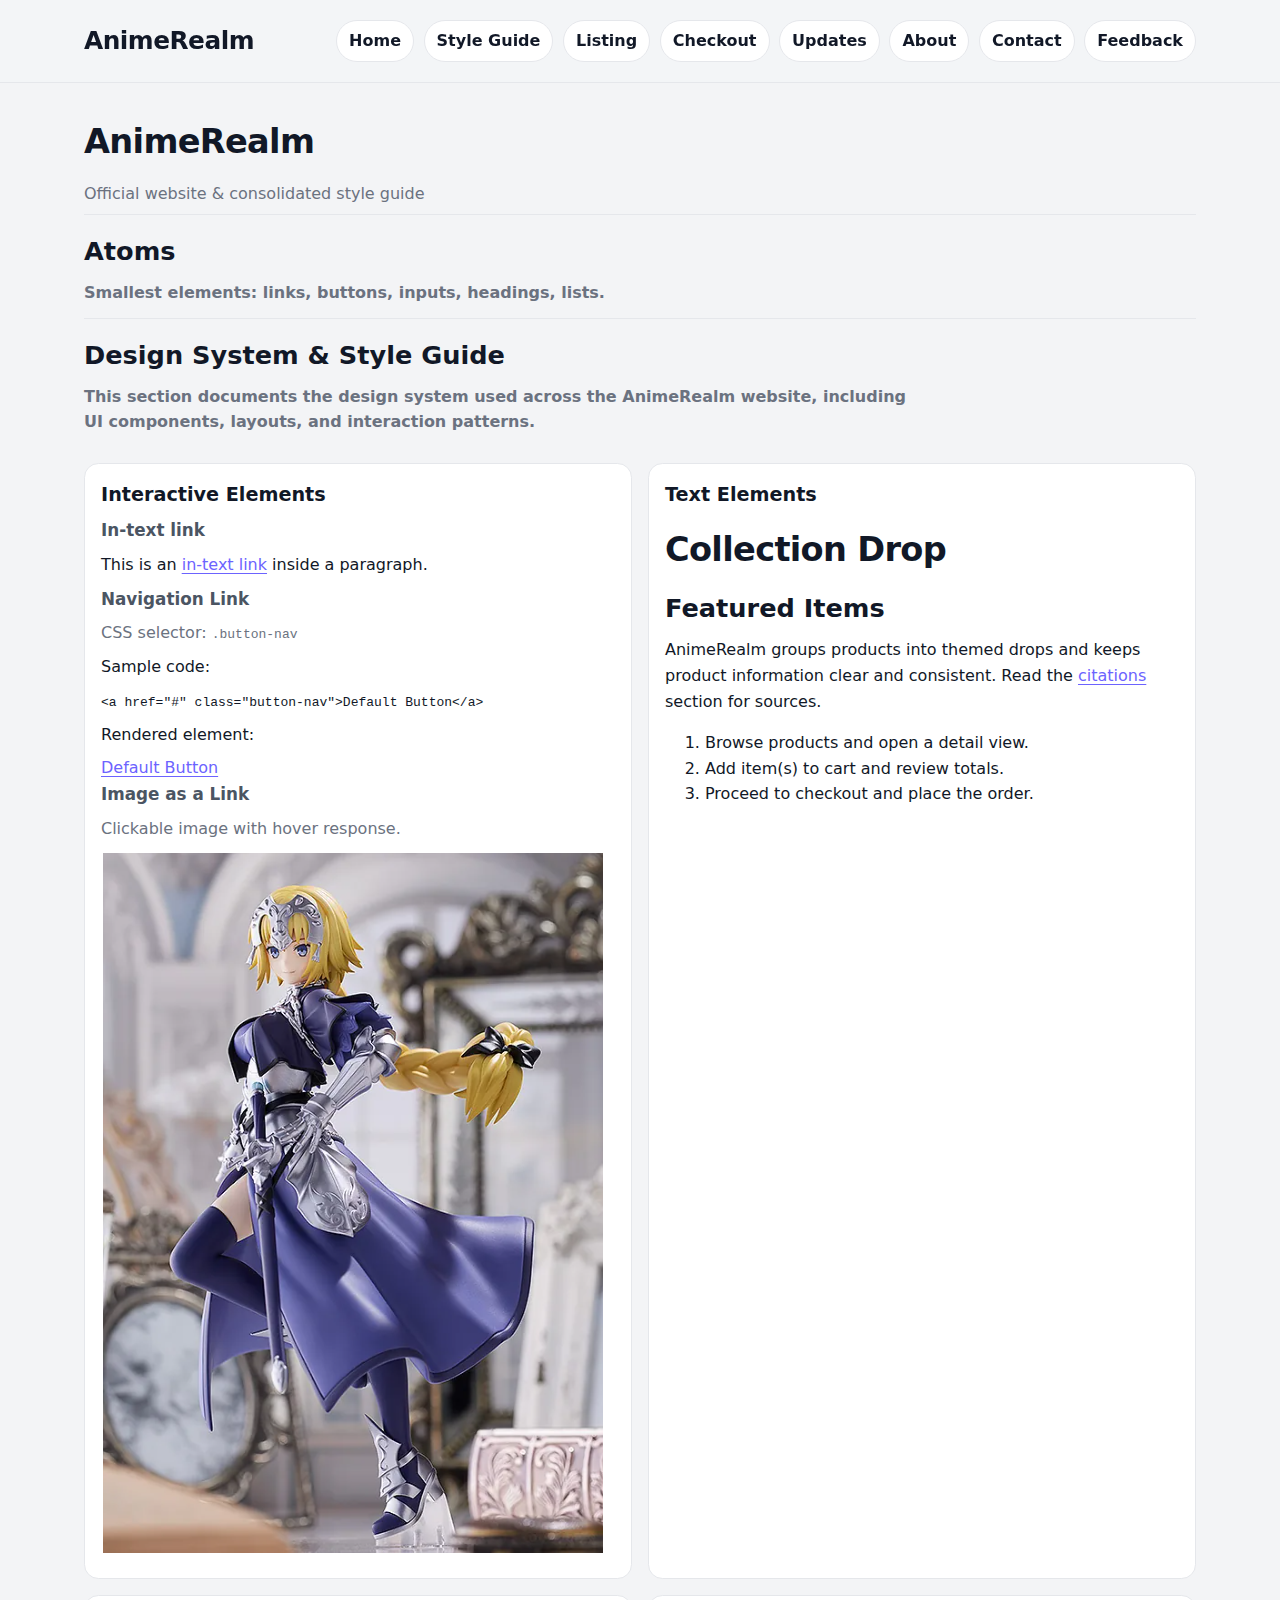
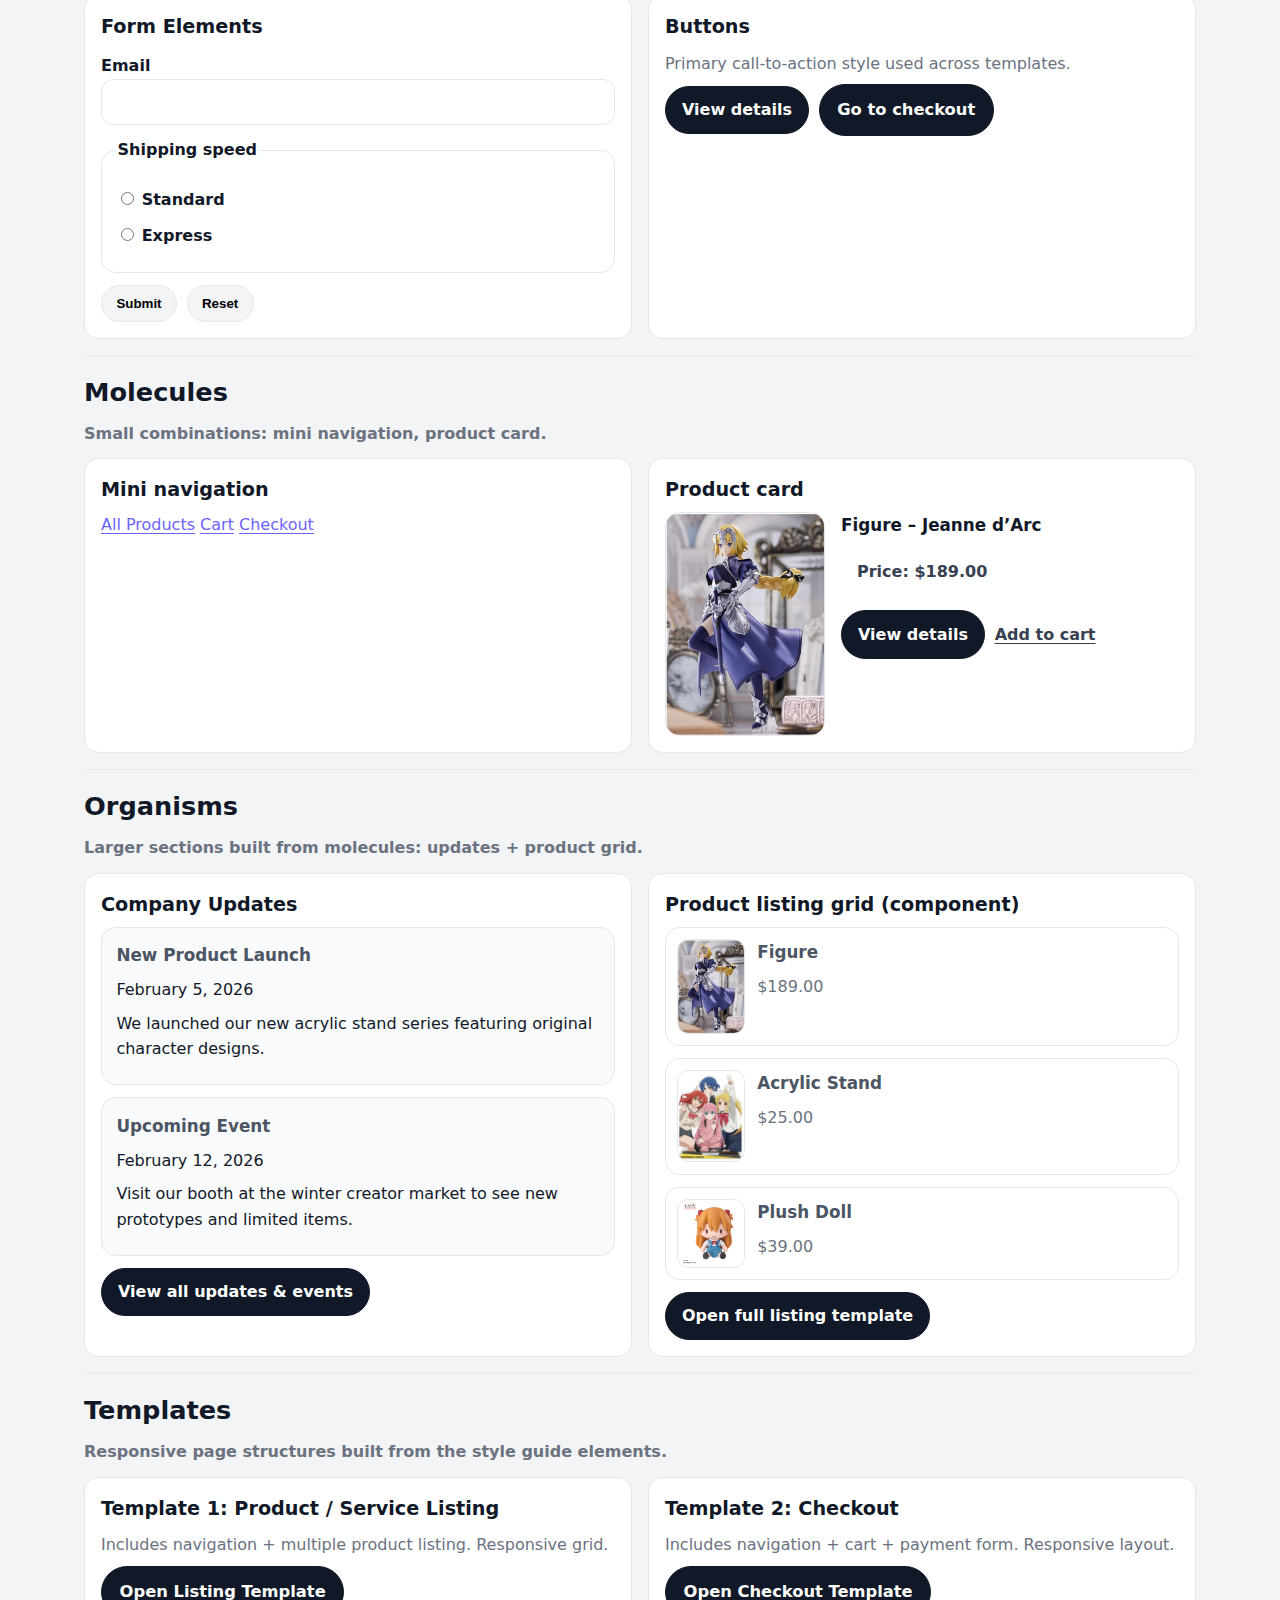
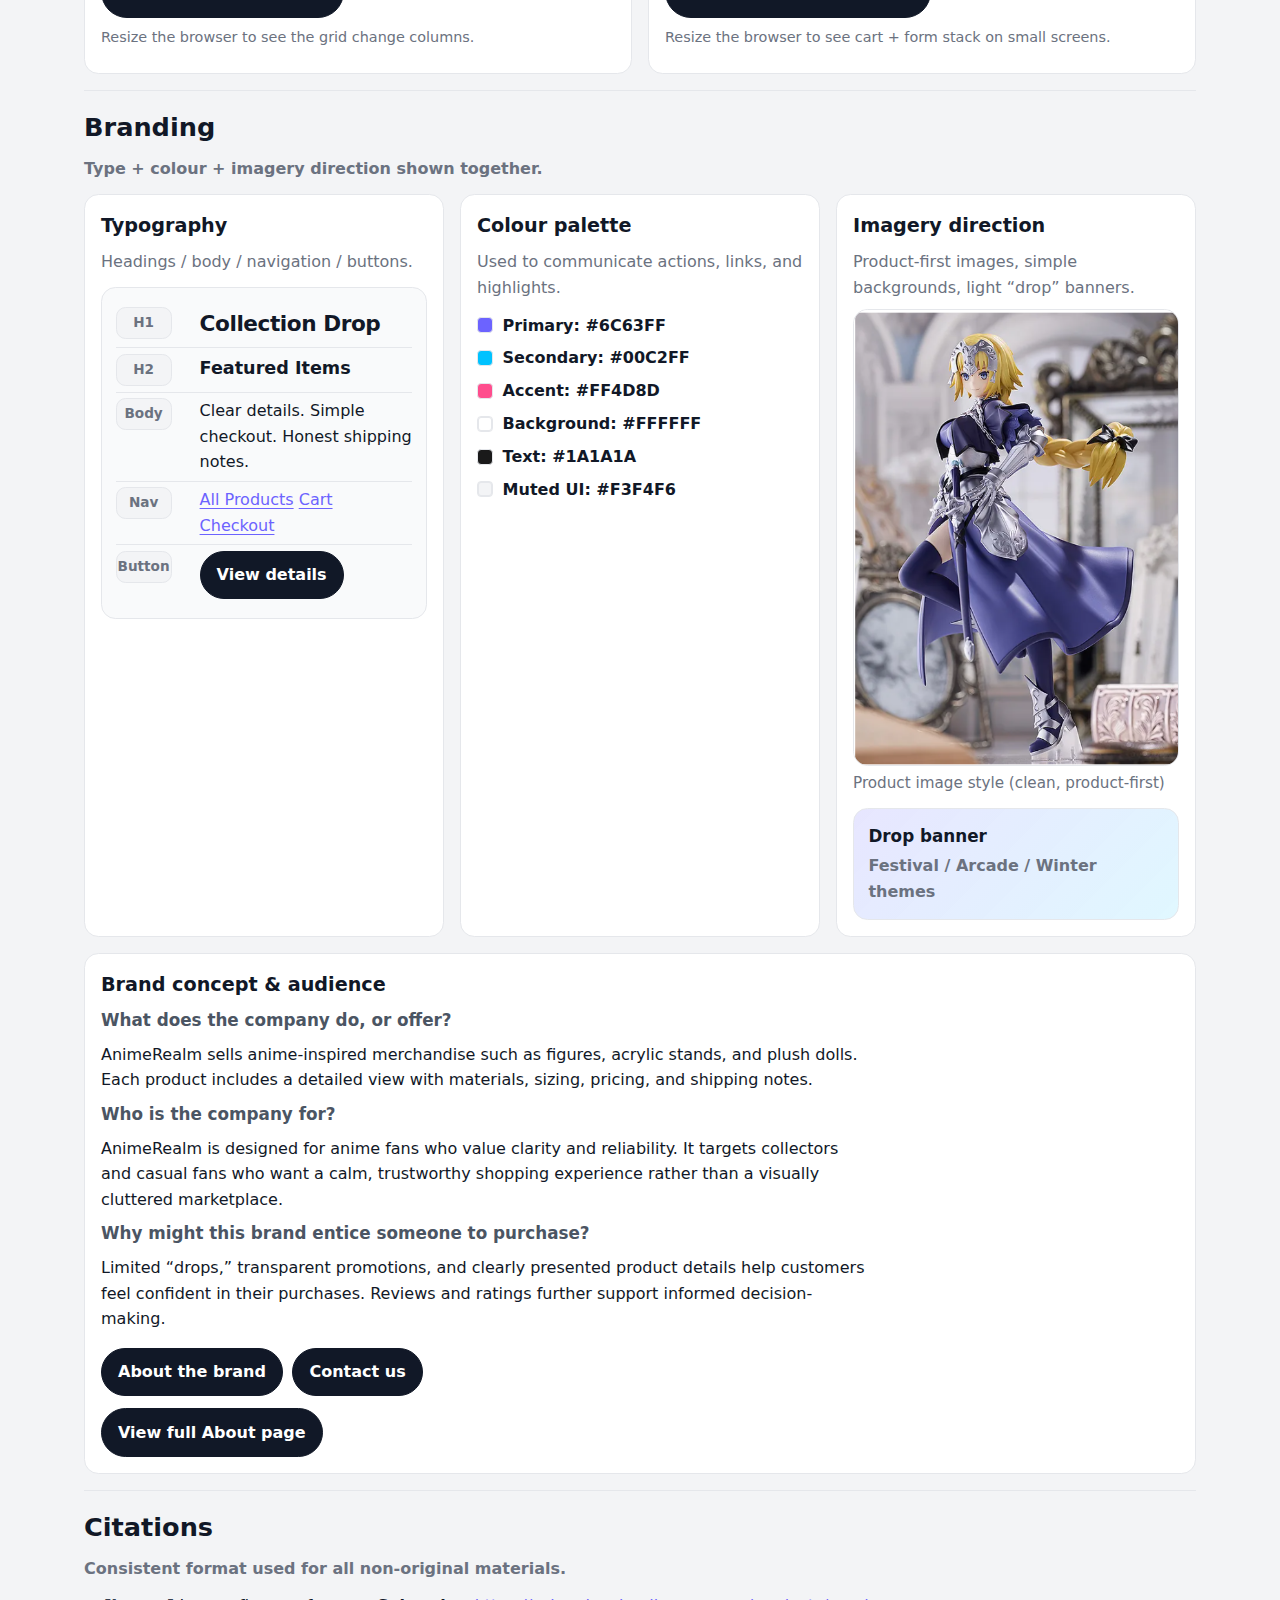
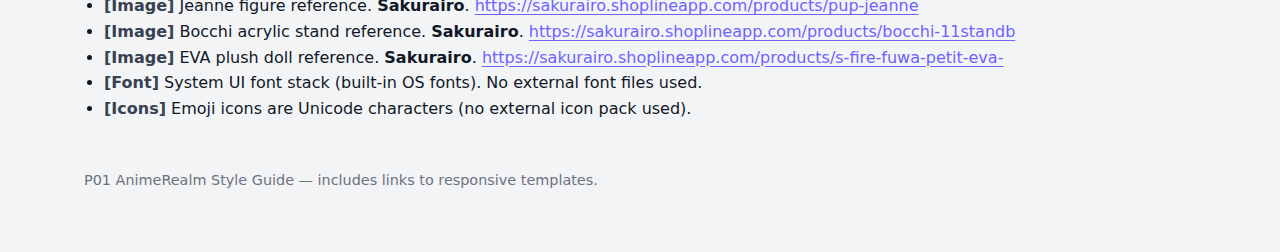
<file: index.html>
<!-- Mulin Zhang
Lingzhi Yang -->

<!DOCTYPE html>
<html lang="en">
<head>
  <meta charset="utf-8">
  <title>AnimeRealm — Official Website & Style Guide</title>
  <meta name="viewport" content="width=device-width, initial-scale=1">
  <link href="css/main.css" rel="stylesheet">
</head>

<body>
  <!-- Sticky global nav: links all pages together -->
  <header class="site-header">
    <div class="wrap header-grid">
      <div>
        <h1 class="brand-title">AnimeRealm</h1>
      </div>

      <nav class="site-nav" aria-label="Site navigation">
        <a class="nav-pill" href="templates/home.html">Home</a>
        <a class="nav-pill" href="index.html" aria-current="page">Style Guide</a>
        <a class="nav-pill" href="templates/listing.html">Listing</a>
        <a class="nav-pill" href="templates/checkout.html">Checkout</a>
        <a class="nav-pill" href="templates/updates.html">Updates</a>
        <a class="nav-pill" href="templates/about.html">About</a>
        <a class="nav-pill" href="templates/contact.html">Contact</a>
         <a class="nav-pill" href="templates/feedback.html">Feedback</a>
      </nav>


    </div>
  </header>

  <main class="wrap">

    <!-- Page intro: big to small text, like the provided template -->
    <header class="page-hero">
      <h1>AnimeRealm</h1>
      <p class="muted">Official website & consolidated style guide</p>
    </header>

    <!-- =========================================================
         ATOMS
    ========================================================== -->
    <section class="section-block" id="atoms">
      <div class="section-head">
        <h2>Atoms</h2>
        <p class="section-note">Smallest elements: links, buttons, inputs, headings, lists.</p>
      </div>

      <section class="section-block">
      <div class="section-head">
        <h2>Design System & Style Guide</h2>
        <p class="section-note">
          This section documents the design system used across the AnimeRealm website,
          including UI components, layouts, and interaction patterns.
        </p>
      </div>
      </section>


      <div class="grid-2">
        <!-- Interactive Elements: matches the provided template structure -->
        <section class="card">
          <h3>Interactive Elements</h3>

          <h4>In-text link</h4>
          <p>
            This is an <a href="#citations">in-text link</a> inside a paragraph.
          </p>

          <h4>Navigation Link</h4>
          <p class="muted">CSS selector: <code>.button-nav</code></p>

          <div class="code-block">
            <p class="code-title">Sample code:</p>
            <code>&lt;a href="#" class="button-nav"&gt;Default Button&lt;/a&gt;</code>

            <p class="code-title">Rendered element:</p>
            <a class="button-nav" href="#">Default Button</a>
          </div>

          <h4>Image as a Link</h4>
          <p class="muted">Clickable image with hover response.</p>
          <a class="img-link" href="templates/listing.html">
            <img src="photo/Figure.png" alt="Linked product image example">
          </a>
        </section>

        <!-- Text atoms -->
        <section class="card">
          <h3>Text Elements</h3>
          <h1 class="demo-h1">Collection Drop</h1>
          <h2 class="demo-h2">Featured Items</h2>
          <p>
            AnimeRealm groups products into themed drops and keeps product information clear and consistent.
            Read the <a href="#citations">citations</a> section for sources.
          </p>
          <ol>
            <li>Browse products and open a detail view.</li>
            <li>Add item(s) to cart and review totals.</li>
            <li>Proceed to checkout and place the order.</li>
          </ol>
        </section>

        <!-- Form atoms -->
        <section class="card">
          <h3>Form Elements</h3>
          <form class="form-stack" action="#" method="post">
            <p>
              <label for="email_atom">Email</label><br>
              <input id="email_atom" name="email_atom" type="email" autocomplete="email">
            </p>

            <fieldset>
              <legend>Shipping speed</legend>
              <p><input id="r1" name="ship" type="radio"> <label for="r1">Standard</label></p>
              <p><input id="r2" name="ship" type="radio"> <label for="r2">Express</label></p>
            </fieldset>

            <div class="row">
              <button type="submit">Submit</button>
              <button type="reset">Reset</button>
            </div>
          </form>
        </section>

        <!-- Button atoms -->
        <section class="card">
          <h3>Buttons</h3>
          <p class="muted">Primary call-to-action style used across templates.</p>
          <div class="row">
            <a class="btn" href="templates/listing.html">View details</a>
            <a class="btn btn-strong" href="templates/checkout.html">Go to checkout</a>
          </div>
        </section>
      </div>
    </section>

    <!-- =========================================================
         MOLECULES
    ========================================================== -->
    <section class="section-block" id="molecules">
      <div class="section-head">
        <h2>Molecules</h2>
        <p class="section-note">Small combinations: mini navigation, product card.</p>
      </div>

      <div class="grid-2">
        <section class="card">
          <h3>Mini navigation</h3>
          <nav class="mini-nav" aria-label="Mini store navigation">
            <a href="templates/listing.html">All Products</a>
            <a href="templates/checkout.html">Cart</a>
            <a href="templates/checkout.html">Checkout</a>
          </nav>
        </section>

        <section class="card">
          <h3>Product card</h3>
          <article class="product-card">
            <a class="product-media" href="templates/listing.html">
              <img src="photo/Figure.png" alt="Jeanne d’Arc figure">
            </a>
            <div class="product-body">
              <h4 class="product-title">Figure – Jeanne d’Arc</h4>
              <p class="product-meta">Price: $189.00</p>
              <div class="row">
                <a class="btn" href="templates/listing.html">View details</a>
                <a class="link-muted" href="templates/checkout.html">Add to cart</a>
              </div>
            </div>
          </article>
        </section>
      </div>
    </section>

    <!-- =========================================================
         ORGANISMS
    ========================================================== -->
    <section class="section-block" id="organisms">
      <div class="section-head">
        <h2>Organisms</h2>
        <p class="section-note">Larger sections built from molecules: updates + product grid.</p>
      </div>

      <div class="grid-2">
      <section class="card">
        <h3>Company Updates</h3>

        <div class="stack">
          <article class="notice">
            <h4>New Product Launch</h4>
            <p class="date">February 5, 2026</p>
            <p>
              We launched our new acrylic stand series featuring original character designs.
            </p>
          </article>

          <article class="notice">
            <h4>Upcoming Event</h4>
            <p class="date">February 12, 2026</p>
            <p>
              Visit our booth at the winter creator market to see new prototypes and limited items.
            </p>
          </article>
        </div>

        <div class="row" style="margin-top:.75rem;">
          <a class="btn" href="templates/updates.html">
            View all updates & events
          </a>
        </div>
      </section>


        <section class="card">
          <h3>Product listing grid (component)</h3>
          <div class="product-grid">
            <article class="mini-product">
              <img src="photo/Figure.png" alt="Figure product image">
              <div>
                <h4>Figure</h4>
                <p class="muted">$189.00</p>
              </div>
            </article>
            <article class="mini-product">
              <img src="photo/Acrylic stand.png" alt="Acrylic stand product image">
              <div>
                <h4>Acrylic Stand</h4>
                <p class="muted">$25.00</p>
              </div>
            </article>
            <article class="mini-product">
              <img src="photo/Clay doll.png" alt="Plush doll product image">
              <div>
                <h4>Plush Doll</h4>
                <p class="muted">$39.00</p>
              </div>
            </article>
          </div>

          <div class="row" style="margin-top:.75rem;">
            <a class="btn" href="templates/listing.html">Open full listing template</a>
          </div>
        </section>
      </div>
    </section>

    <!-- =========================================================
         TEMPLATES
    ========================================================== -->
    <section class="section-block" id="templates">
      <div class="section-head">
        <h2>Templates</h2>
        <p class="section-note">Responsive page structures built from the style guide elements.</p>
      </div>

      <div class="grid-2">
        <section class="card template-card">
          <h3>Template 1: Product / Service Listing</h3>
          <p class="muted">Includes navigation + multiple product listing. Responsive grid.</p>
          <div class="row">
            <a class="btn btn-strong" href="templates/listing.html">Open Listing Template</a>
          </div>
          <p class="tiny muted">Resize the browser to see the grid change columns.</p>
        </section>

        <section class="card template-card">
          <h3>Template 2: Checkout</h3>
          <p class="muted">Includes navigation + cart + payment form. Responsive layout.</p>
          <div class="row">
            <a class="btn btn-strong" href="templates/checkout.html">Open Checkout Template</a>
          </div>
          <p class="tiny muted">Resize the browser to see cart + form stack on small screens.</p>
        </section>
      </div>
    </section>

    <!-- =========================================================
         BRANDING (moved after Templates, per instructor feedback)
    ========================================================== -->
    <section class="section-block" id="branding">
      <div class="section-head">
        <h2>Branding</h2>
        <p class="section-note">Type + colour + imagery direction shown together.</p>
      </div>

      <div class="grid-3">
        <section class="card">
          <h3>Typography</h3>
          <p class="muted">Headings / body / navigation / buttons.</p>

          <div class="type-sample">
            <div class="type-row"><span class="tag">H1</span><span class="sample-h1">Collection Drop</span></div>
            <div class="type-row"><span class="tag">H2</span><span class="sample-h2">Featured Items</span></div>
            <div class="type-row"><span class="tag">Body</span><span>Clear details. Simple checkout. Honest shipping notes.</span></div>
            <div class="type-row"><span class="tag">Nav</span>
              <span class="mini-nav">
                <a href="templates/listing.html">All Products</a>
                <a href="templates/checkout.html">Cart</a>
                <a href="templates/checkout.html">Checkout</a>
              </span>
            </div>
            <div class="type-row"><span class="tag">Button</span><span><a class="btn" href="templates/listing.html">View details</a></span></div>
          </div>
        </section>

        <section class="card">
          <h3>Colour palette</h3>
          <p class="muted">Used to communicate actions, links, and highlights.</p>

          <ul class="swatch-list">
            <li><span class="swatch sw-primary"></span> Primary: #6C63FF</li>
            <li><span class="swatch sw-secondary"></span> Secondary: #00C2FF</li>
            <li><span class="swatch sw-accent"></span> Accent: #FF4D8D</li>
            <li><span class="swatch sw-bg"></span> Background: #FFFFFF</li>
            <li><span class="swatch sw-text"></span> Text: #1A1A1A</li>
            <li><span class="swatch sw-muted"></span> Muted UI: #F3F4F6</li>
          </ul>
        </section>

        <section class="card">
          <h3>Imagery direction</h3>
          <p class="muted">Product-first images, simple backgrounds, light “drop” banners.</p>

          <figure class="figure">
            <img src="photo/Figure.png" alt="Sample product photo (figure)">
            <figcaption>Product image style (clean, product-first)</figcaption>
          </figure>

          <div class="banner">
            <div class="banner-title">Drop banner</div>
            <div class="banner-sub">Festival / Arcade / Winter themes</div>
          </div>
        </section>
      </div>

      <!-- Brand concept card -->
      <section class="card brand-concept">
        <h3>Brand concept & audience</h3>

        <h4>What does the company do, or offer?</h4>
        <p>
          AnimeRealm sells anime-inspired merchandise such as figures, acrylic stands,
          and plush dolls. Each product includes a detailed view with materials, sizing,
          pricing, and shipping notes.
        </p>

        <h4>Who is the company for?</h4>
        <p>
          AnimeRealm is designed for anime fans who value clarity and reliability.
          It targets collectors and casual fans who want a calm, trustworthy shopping
          experience rather than a visually cluttered marketplace.
        </p>

        <h4>Why might this brand entice someone to purchase?</h4>
        <p>
          Limited “drops,” transparent promotions, and clearly presented product details
          help customers feel confident in their purchases. Reviews and ratings further
          support informed decision-making.
        </p>

        <div class="row" style="margin-top:1rem;">
        <a class="btn" href="templates/about.html">About the brand</a>
        <a class="btn" href="templates/contact.html">Contact us</a>
        </div>


        <div class="row" style="margin-top:0.75rem;">
         <a class="btn" href="templates/about.html">
              View full About page
         </a>
        </div>

      </section>
    </section>

    <!-- =========================================================
         CITATIONS
    ========================================================== -->
    <section class="section-block" id="citations">
      <div class="section-head">
        <h2>Citations</h2>
        <p class="section-note">Consistent format used for all non-original materials.</p>
      </div>

      <ul class="citation-list">
        <li>
          <span class="cite-label">[Image]</span>
          Jeanne figure reference. <span class="cite-site">Sakurairo</span>.
          <a href="https://sakurairo.shoplineapp.com/products/pup-jeanne">https://sakurairo.shoplineapp.com/products/pup-jeanne</a>
        </li>
        <li>
          <span class="cite-label">[Image]</span>
          Bocchi acrylic stand reference. <span class="cite-site">Sakurairo</span>.
          <a href="https://sakurairo.shoplineapp.com/products/bocchi-11standb">https://sakurairo.shoplineapp.com/products/bocchi-11standb</a>
        </li>
        <li>
          <span class="cite-label">[Image]</span>
          EVA plush doll reference. <span class="cite-site">Sakurairo</span>.
          <a href="https://sakurairo.shoplineapp.com/products/s-fire-fuwa-petit-eva-">https://sakurairo.shoplineapp.com/products/s-fire-fuwa-petit-eva-</a>
        </li>
        <li>
          <span class="cite-label">[Font]</span>
          System UI font stack (built-in OS fonts). No external font files used.
        </li>
        <li>
          <span class="cite-label">[Icons]</span>
          Emoji icons are Unicode characters (no external icon pack used).
        </li>
      </ul>
    </section>

    <footer class="footer">
      <p class="tiny muted">P01 AnimeRealm Style Guide — includes links to responsive templates.</p>
    </footer>
  </main>
</body>
</html>
</file>
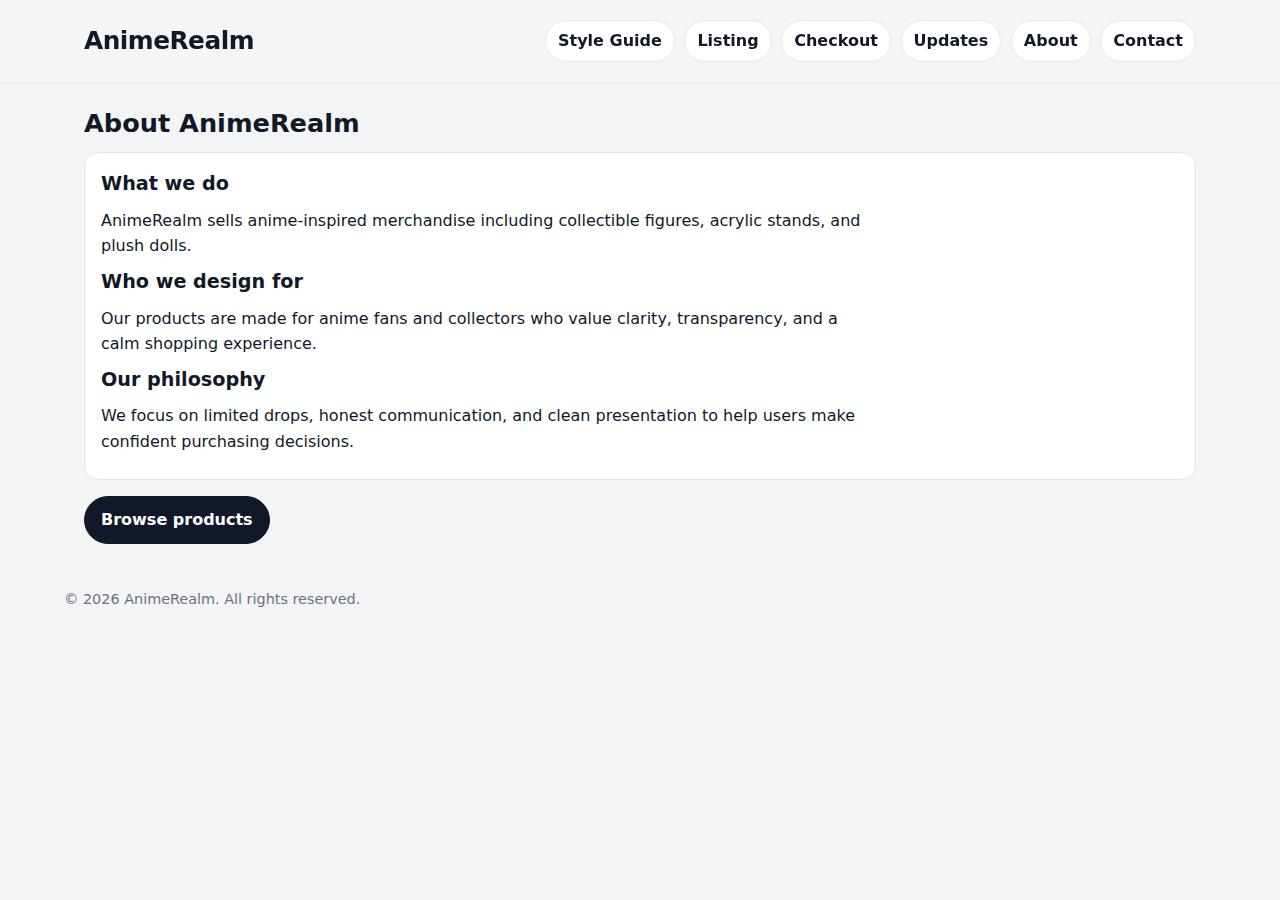
<file: templates/about.html>
<!DOCTYPE html>
<html lang="en">
<head>
  <meta charset="UTF-8">
  <title>About AnimeRealm</title>
  <meta name="viewport" content="width=device-width, initial-scale=1">
  <link rel="stylesheet" href="../css/main.css">
</head>

<body>
    <header class="site-header">
    <div class="wrap header-grid">
        <div>
        <h1 class="brand-title">AnimeRealm</h1>
        </div>

    <nav class="site-nav" aria-label="Site navigation">
        <a class="nav-pill" href="../index.html">Style Guide</a>
        <a class="nav-pill" href="listing.html">Listing</a>
        <a class="nav-pill" href="checkout.html">Checkout</a>
        <a class="nav-pill" href="updates.html">Updates</a>
        <a class="nav-pill" href="about.html">About</a>
        <a class="nav-pill" href="contact.html">Contact</a>
    </nav>

    </div>
    </header>


  <main class="wrap">
    <h2>About AnimeRealm</h2>

    <section class="card">
      <h3>What we do</h3>
      <p>
        AnimeRealm sells anime-inspired merchandise including collectible figures,
        acrylic stands, and plush dolls.
      </p>

      <h3>Who we design for</h3>
      <p>
        Our products are made for anime fans and collectors who value clarity,
        transparency, and a calm shopping experience.
      </p>

      <h3>Our philosophy</h3>
      <p>
        We focus on limited drops, honest communication, and clean presentation
        to help users make confident purchasing decisions.
      </p>
    </section>

    <div class="row" style="margin-top:1rem;">
      <a class="btn" href="listing.html">Browse products</a>
    </div>
  </main>

  <footer class="footer wrap tiny muted">
    © 2026 AnimeRealm. All rights reserved.
  </footer>
</body>
</html>
</file>
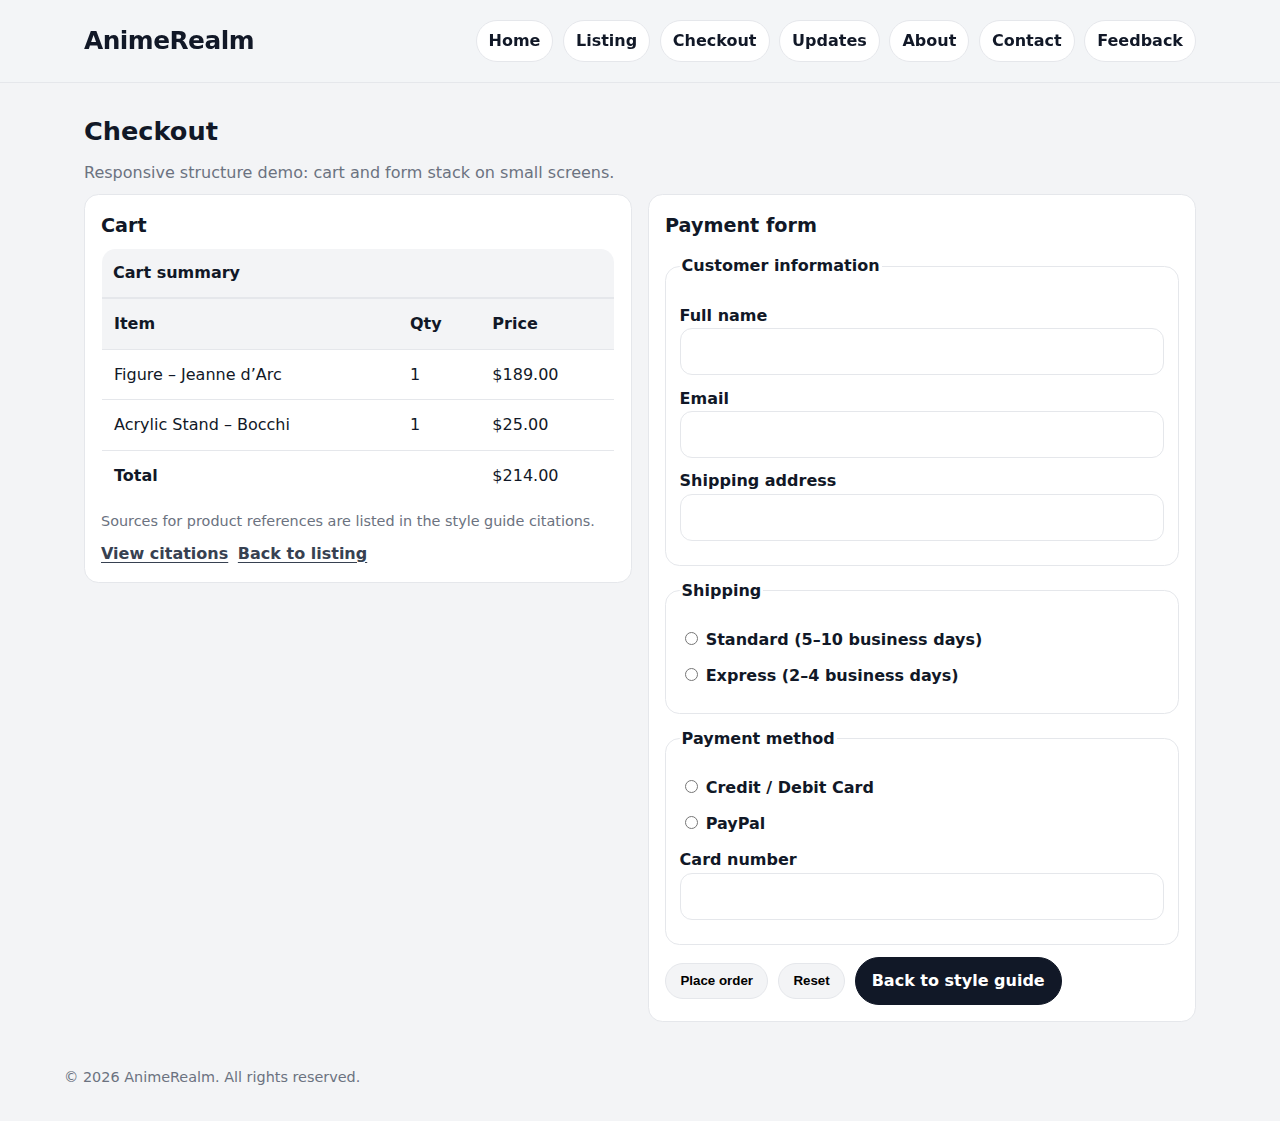
<file: templates/checkout.html>
<!DOCTYPE html>
<html lang="en">
<head>
  <meta charset="utf-8">
  <title>AnimeRealm - Checkout Template</title>
  <meta name="viewport" content="width=device-width, initial-scale=1">
  <link href="../css/main.css" rel="stylesheet">
</head>

<body>
  <header class="site-header">
    <div class="wrap header-grid">
      <div>
        <h1 class="brand-title">AnimeRealm</h1>
      </div>

      <nav class="site-nav" aria-label="Site navigation">
        <a class="nav-pill" href="../index.html">Home</a>
        <a class="nav-pill" href="listing.html">Listing</a>
        <a class="nav-pill" href="checkout.html">Checkout</a>
        <a class="nav-pill" href="updates.html">Updates</a>
        <a class="nav-pill" href="about.html">About</a>
        <a class="nav-pill" href="contact.html">Contact</a>
        <a class="nav-pill" href="feedback.html">Feedback</a>

      </nav>

    </div>
  </header>

  <main class="wrap">
    <section class="page-hero">
      <h2>Checkout</h2>
      <p class="muted">Responsive structure demo: cart and form stack on small screens.</p>
    </section>

    <section class="checkout-layout">
      <section class="card">
        <h3>Cart</h3>

        <table class="table">
          <caption>Cart summary</caption>
          <thead>
            <tr>
              <th scope="col">Item</th>
              <th scope="col">Qty</th>
              <th scope="col">Price</th>
            </tr>
          </thead>
          <tbody>
            <tr>
              <td>Figure – Jeanne d’Arc</td>
              <td>1</td>
              <td>$189.00</td>
            </tr>
            <tr>
              <td>Acrylic Stand – Bocchi</td>
              <td>1</td>
              <td>$25.00</td>
            </tr>
          </tbody>
          <tfoot>
            <tr>
              <th scope="row" colspan="2">Total</th>
              <td>$214.00</td>
            </tr>
          </tfoot>
        </table>

        <p class="tiny muted">Sources for product references are listed in the style guide citations.</p>
        <div class="row">
          <a class="link-muted" href="../index.html#citations">View citations</a>
          <a class="link-muted" href="listing.html">Back to listing</a>
        </div>
      </section>

      <section class="card">
        <h3>Payment form</h3>

        <form class="form-stack" action="#" method="post">
          <fieldset>
            <legend>Customer information</legend>

            <p>
              <label for="full_name">Full name</label><br>
              <input id="full_name" name="full_name" type="text" autocomplete="name">
            </p>

            <p>
              <label for="email">Email</label><br>
              <input id="email" name="email" type="email" autocomplete="email">
            </p>

            <p>
              <label for="address">Shipping address</label><br>
              <input id="address" name="address" type="text" autocomplete="street-address">
            </p>
          </fieldset>

          <fieldset>
            <legend>Shipping</legend>
            <p><input id="s1" name="ship" type="radio"> <label for="s1">Standard (5–10 business days)</label></p>
            <p><input id="s2" name="ship" type="radio"> <label for="s2">Express (2–4 business days)</label></p>
          </fieldset>

          <fieldset>
            <legend>Payment method</legend>
            <p><input id="p1" name="pay" type="radio"> <label for="p1">Credit / Debit Card</label></p>
            <p><input id="p2" name="pay" type="radio"> <label for="p2">PayPal</label></p>

            <p>
              <label for="card">Card number</label><br>
              <input id="card" name="card" type="text" inputmode="numeric">
            </p>
          </fieldset>

          <div class="row">
            <button type="submit">Place order</button>
            <button type="reset">Reset</button>
            <a class="btn" href="../index.html">Back to style guide</a>
          </div>
        </form>
      </section>
    </section>
  </main>

  <footer class="footer wrap tiny muted">
    © 2026 AnimeRealm. All rights reserved.
  </footer>
</body>
</html>
</file>
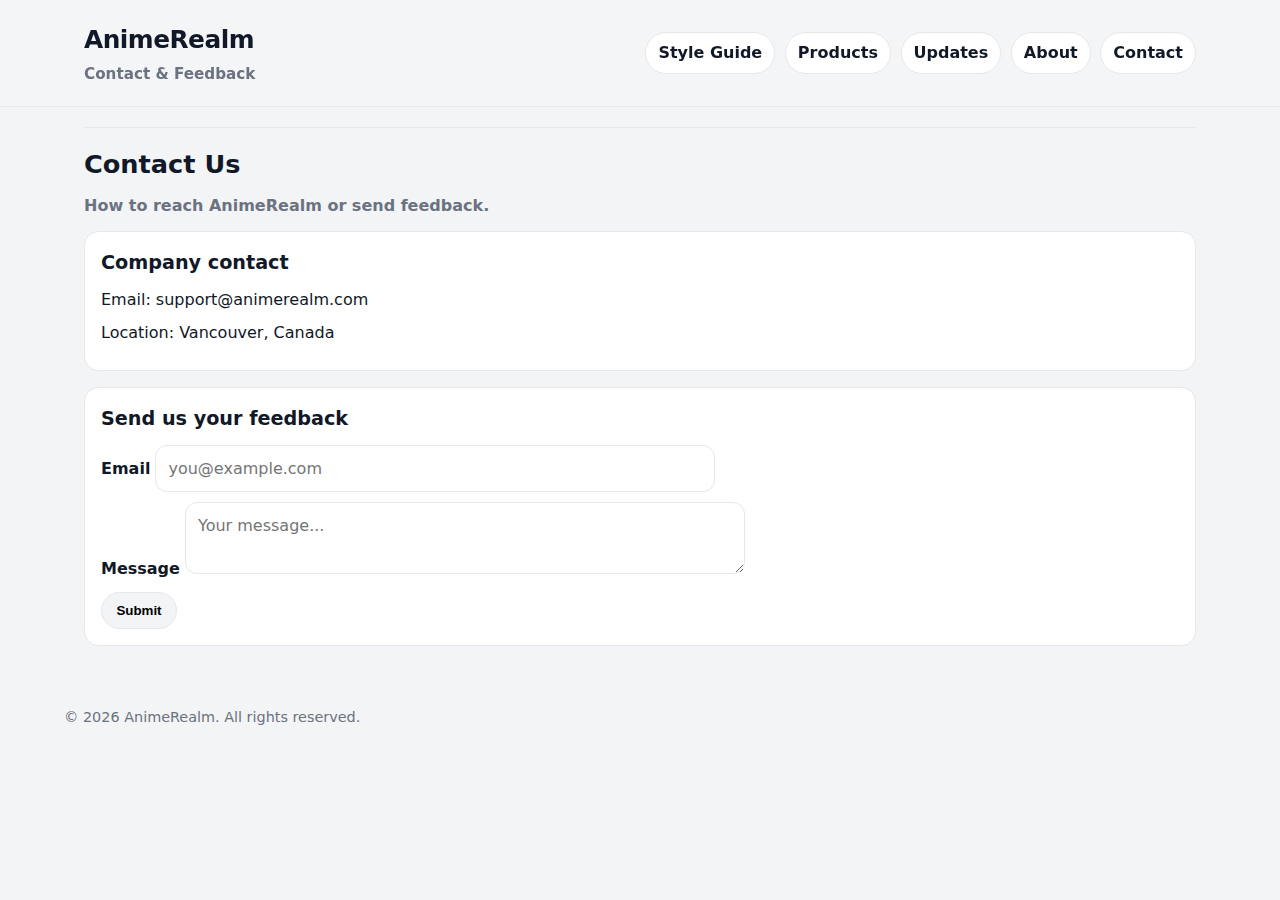
<file: templates/contact.html>
<!DOCTYPE html>
<html lang="en">
<head>
  <meta charset="UTF-8">
  <title>Contact AnimeRealm</title>
  <meta name="viewport" content="width=device-width, initial-scale=1">
  <link rel="stylesheet" href="../css/main.css">
</head>

<body>
  <header class="site-header">
    <div class="wrap header-grid">
      <div>
        <h1 class="brand-title">AnimeRealm</h1>
        <p class="brand-subtitle">Contact & Feedback</p>
      </div>

      <nav class="site-nav">
        <a class="nav-pill" href="../index.html">Style Guide</a>
        <a class="nav-pill" href="listing.html">Products</a>
        <a class="nav-pill" href="updates.html">Updates</a>
        <a class="nav-pill" href="about.html">About</a>
        <a class="nav-pill" href="contact.html" aria-current="page">Contact</a>
      </nav>
    </div>
  </header>

  <main class="wrap">
    <section class="section-block">
      <div class="section-head">
        <h2>Contact Us</h2>
        <p class="section-note">How to reach AnimeRealm or send feedback.</p>
      </div>

      <section class="card">
        <h3>Company contact</h3>
        <p>Email: support@animerealm.com</p>
        <p>Location: Vancouver, Canada</p>
      </section>

      <section class="card" style="margin-top:1rem;">
        <h3>Send us your feedback</h3>

        <form class="form-stack">
          <p>
            <label>Email</label>
            <input type="email" placeholder="you@example.com">
          </p>

          <p>
            <label>Message</label>
            <textarea placeholder="Your message..."></textarea>
          </p>

          <button type="submit">Submit</button>
        </form>
      </section>
    </section>
  </main>

  <footer class="footer wrap muted tiny">
    © 2026 AnimeRealm. All rights reserved.
  </footer>
</body>
</html>
</file>
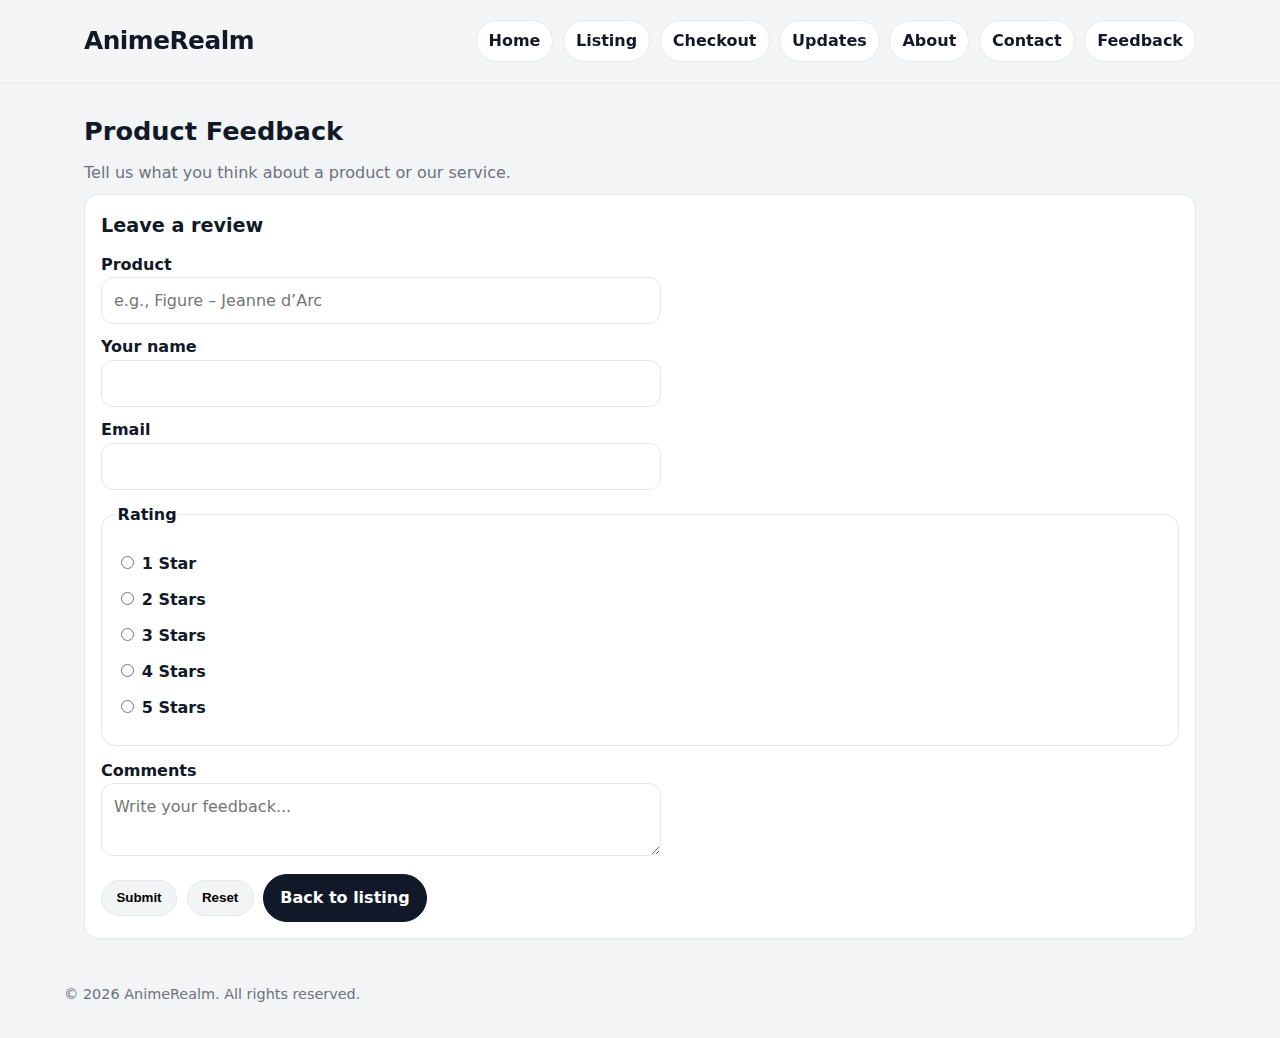
<file: templates/feedback.html>
<!DOCTYPE html>
<html lang="en">
<head>
  <meta charset="UTF-8">
  <title>Product Feedback</title>
  <meta name="viewport" content="width=device-width, initial-scale=1">
  <link rel="stylesheet" href="../css/main.css">
</head>

<body>
  <header class="site-header">
    <div class="wrap header-grid">
      <div>
        <h1 class="brand-title">AnimeRealm</h1>
      </div>

      <nav class="site-nav" aria-label="Site navigation">
        <a class="nav-pill" href="../index.html">Home</a>
        <a class="nav-pill" href="listing.html">Listing</a>
        <a class="nav-pill" href="checkout.html">Checkout</a>
        <a class="nav-pill" href="updates.html">Updates</a>
        <a class="nav-pill" href="about.html">About</a>
        <a class="nav-pill" href="contact.html">Contact</a>
        <a class="nav-pill" href="feedback.html" aria-current="page">Feedback</a>
      </nav>
    </div>
  </header>

  <main class="wrap">
    <section class="page-hero">
      <h2>Product Feedback</h2>
      <p class="muted">Tell us what you think about a product or our service.</p>
    </section>

    <section class="card">
      <h3>Leave a review</h3>

      <form class="form-stack" action="#" method="post">
        <p>
          <label for="product">Product</label><br>
          <input id="product" name="product" type="text" placeholder="e.g., Figure – Jeanne d’Arc">
        </p>

        <p>
          <label for="name">Your name</label><br>
          <input id="name" name="name" type="text" autocomplete="name">
        </p>

        <p>
          <label for="email">Email</label><br>
          <input id="email" name="email" type="email" autocomplete="email">
        </p>

        <fieldset>
          <legend>Rating</legend>
          <p><input id="rate1" name="rating" type="radio"> <label for="rate1">1 Star</label></p>
          <p><input id="rate2" name="rating" type="radio"> <label for="rate2">2 Stars</label></p>
          <p><input id="rate3" name="rating" type="radio"> <label for="rate3">3 Stars</label></p>
          <p><input id="rate4" name="rating" type="radio"> <label for="rate4">4 Stars</label></p>
          <p><input id="rate5" name="rating" type="radio"> <label for="rate5">5 Stars</label></p>
        </fieldset>

        <p>
          <label for="message">Comments</label><br>
          <textarea id="message" name="message" placeholder="Write your feedback..."></textarea>
        </p>

        <div class="row">
          <button type="submit">Submit</button>
          <button type="reset">Reset</button>
          <a class="btn" href="listing.html">Back to listing</a>
        </div>
      </form>
    </section>
  </main>

  <footer class="footer wrap muted tiny">
    © 2026 AnimeRealm. All rights reserved.
  </footer>
</body>
</html>
</file>
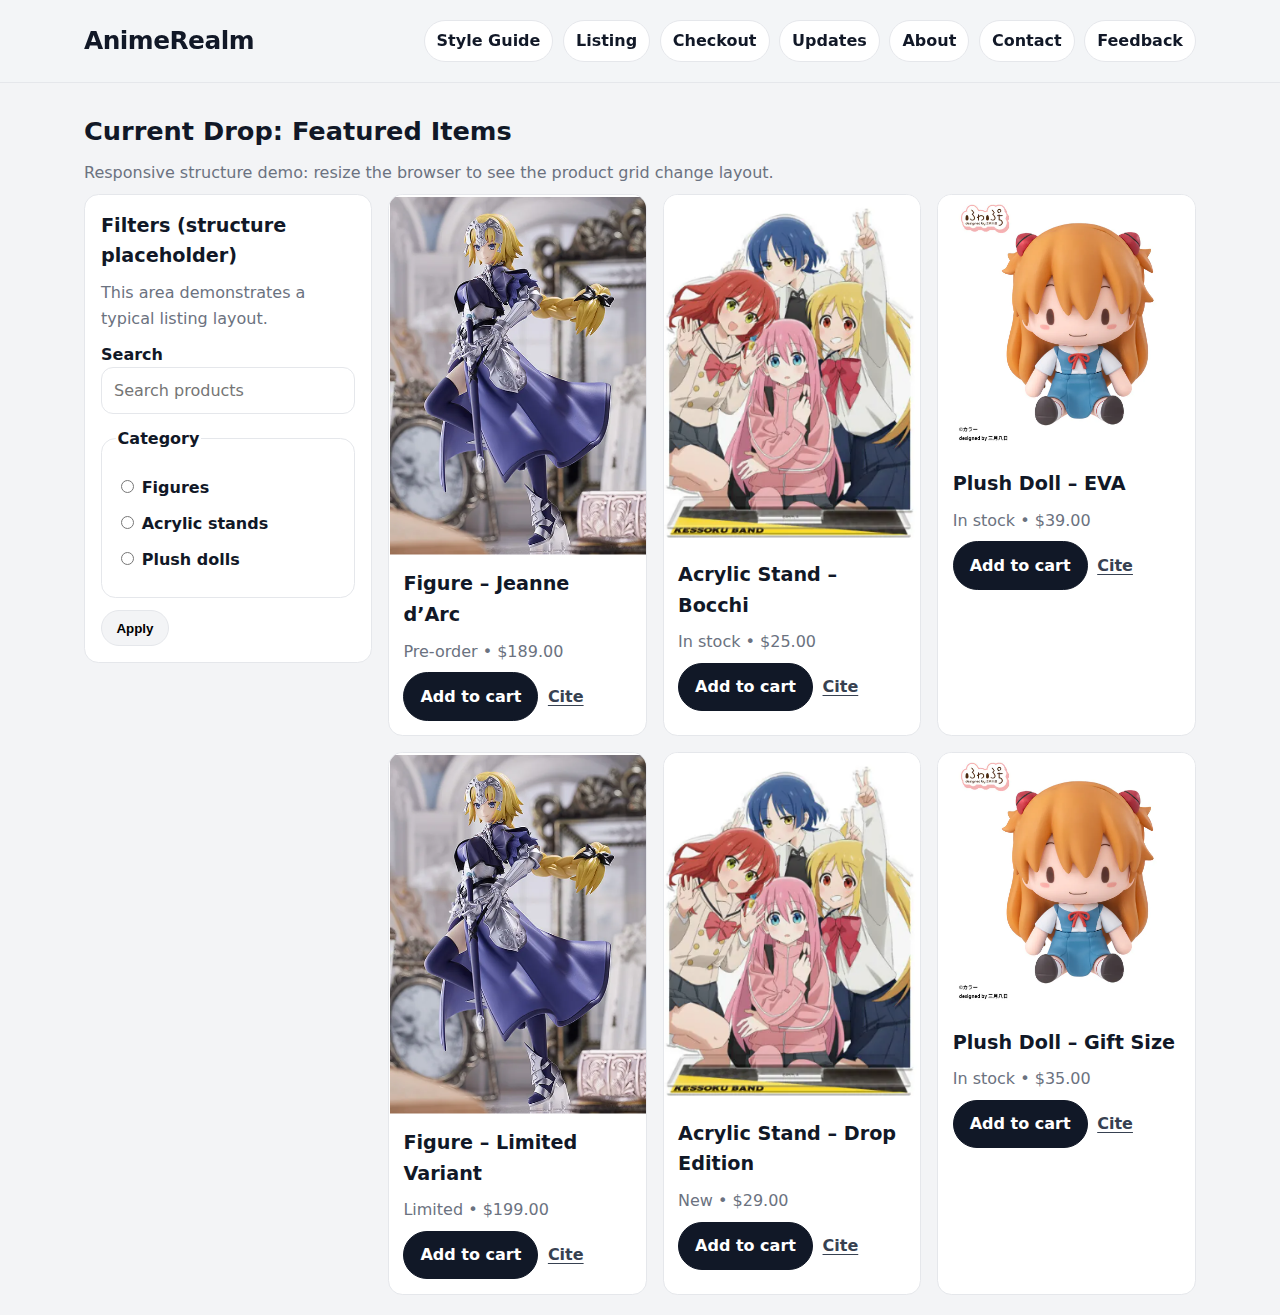
<file: templates/listing.html>
<!DOCTYPE html>
<html lang="en">
<head>
  <meta charset="utf-8">
  <title>AnimeRealm - Listing Template</title>
  <meta name="viewport" content="width=device-width, initial-scale=1">
  <link href="../css/main.css" rel="stylesheet">
</head>

<body>
  <header class="site-header">
    <div class="wrap header-grid">
      <div>
        <h1 class="brand-title">AnimeRealm</h1>
      </div>

      <nav class="site-nav" aria-label="Site navigation">
        <a class="nav-pill" href="../index.html">Style Guide</a>
        <a class="nav-pill" href="listing.html">Listing</a>
        <a class="nav-pill" href="checkout.html">Checkout</a>
        <a class="nav-pill" href="updates.html">Updates</a>
        <a class="nav-pill" href="about.html">About</a>
        <a class="nav-pill" href="contact.html">Contact</a>
        <a class="nav-pill" href="feedback.html">Feedback</a>

      </nav>

    </div>
  </header>


  <main class="wrap">
    <section class="page-hero">
      <h2>Current Drop: Featured Items</h2>
      <p class="muted">
        Responsive structure demo: resize the browser to see the product grid change layout.
      </p>
    </section>

    <section class="layout-split">
      <aside class="filters card">
        <h3>Filters (structure placeholder)</h3>
        <p class="muted">This area demonstrates a typical listing layout.</p>

        <form class="form-stack" action="#" method="get">
          <p>
            <label for="q">Search</label><br>
            <input id="q" name="q" type="text" placeholder="Search products">
          </p>

          <fieldset>
            <legend>Category</legend>
            <p><input id="c1" name="cat" type="radio"> <label for="c1">Figures</label></p>
            <p><input id="c2" name="cat" type="radio"> <label for="c2">Acrylic stands</label></p>
            <p><input id="c3" name="cat" type="radio"> <label for="c3">Plush dolls</label></p>
          </fieldset>

          <button type="submit">Apply</button>
        </form>
      </aside>

      <section class="products-area">
        <div class="products-grid">
          <article class="shop-card">
            <a class="shop-media" href="product-jeanne.html">

              <img src="../photo/Figure.png" alt="Jeanne d’Arc figure">
            </a>
            <div class="shop-body">
              <h3 class="shop-title">Figure – Jeanne d’Arc</h3>
              <p class="muted">Pre-order • $189.00</p>
              <div class="row">
                <a class="btn" href="checkout.html">Add to cart</a>
                <a class="link-muted" href="../index.html#citations">Cite</a>
              </div>
            </div>
          </article>

          <article class="shop-card">
            <a class="shop-media" href="product-bocchi.html">
              <img src="../photo/Acrylic stand.png" alt="Bocchi the Rock acrylic stand">
            </a>
            <div class="shop-body">
              <h3 class="shop-title">Acrylic Stand – Bocchi</h3>
              <p class="muted">In stock • $25.00</p>
              <div class="row">
                <a class="btn" href="checkout.html">Add to cart</a>
                <a class="link-muted" href="../index.html#citations">Cite</a>
              </div>
            </div>
          </article>

          <article class="shop-card">
            <a class="shop-media" href="checkout.html">
              <img src="../photo/Clay doll.png" alt="EVA Fuwa Petit plush doll">
            </a>
            <div class="shop-body">
              <h3 class="shop-title">Plush Doll – EVA</h3>
              <p class="muted">In stock • $39.00</p>
              <div class="row">
                <a class="btn" href="checkout.html">Add to cart</a>
                <a class="link-muted" href="../index.html#citations">Cite</a>
              </div>
            </div>
          </article>

          <!-- Duplicate a couple more to make “multiple listing” obvious -->
          <article class="shop-card">
            <a class="shop-media" href="checkout.html">
              <img src="../photo/Figure.png" alt="Figure product image">
            </a>
            <div class="shop-body">
              <h3 class="shop-title">Figure – Limited Variant</h3>
              <p class="muted">Limited • $199.00</p>
              <div class="row">
                <a class="btn" href="checkout.html">Add to cart</a>
                <a class="link-muted" href="../index.html#citations">Cite</a>
              </div>
            </div>
          </article>

          <article class="shop-card">
            <a class="shop-media" href="checkout.html">
              <img src="../photo/Acrylic stand.png" alt="Acrylic stand product image">
            </a>
            <div class="shop-body">
              <h3 class="shop-title">Acrylic Stand – Drop Edition</h3>
              <p class="muted">New • $29.00</p>
              <div class="row">
                <a class="btn" href="checkout.html">Add to cart</a>
                <a class="link-muted" href="../index.html#citations">Cite</a>
              </div>
            </div>
          </article>

          <article class="shop-card">
            <a class="shop-media" href="checkout.html">
              <img src="../photo/Clay doll.png" alt="Plush doll product image">
            </a>
            <div class="shop-body">
              <h3 class="shop-title">Plush Doll – Gift Size</h3>
              <p class="muted">In stock • $35.00</p>
              <div class="row">
                <a class="btn" href="checkout.html">Add to cart</a>
                <a class="link-muted" href="../index.html#citations">Cite</a>
              </div>
            </div>
          </article>
        </div>
      </section>
    </section>
  </main>
</body>
</html>
</file>
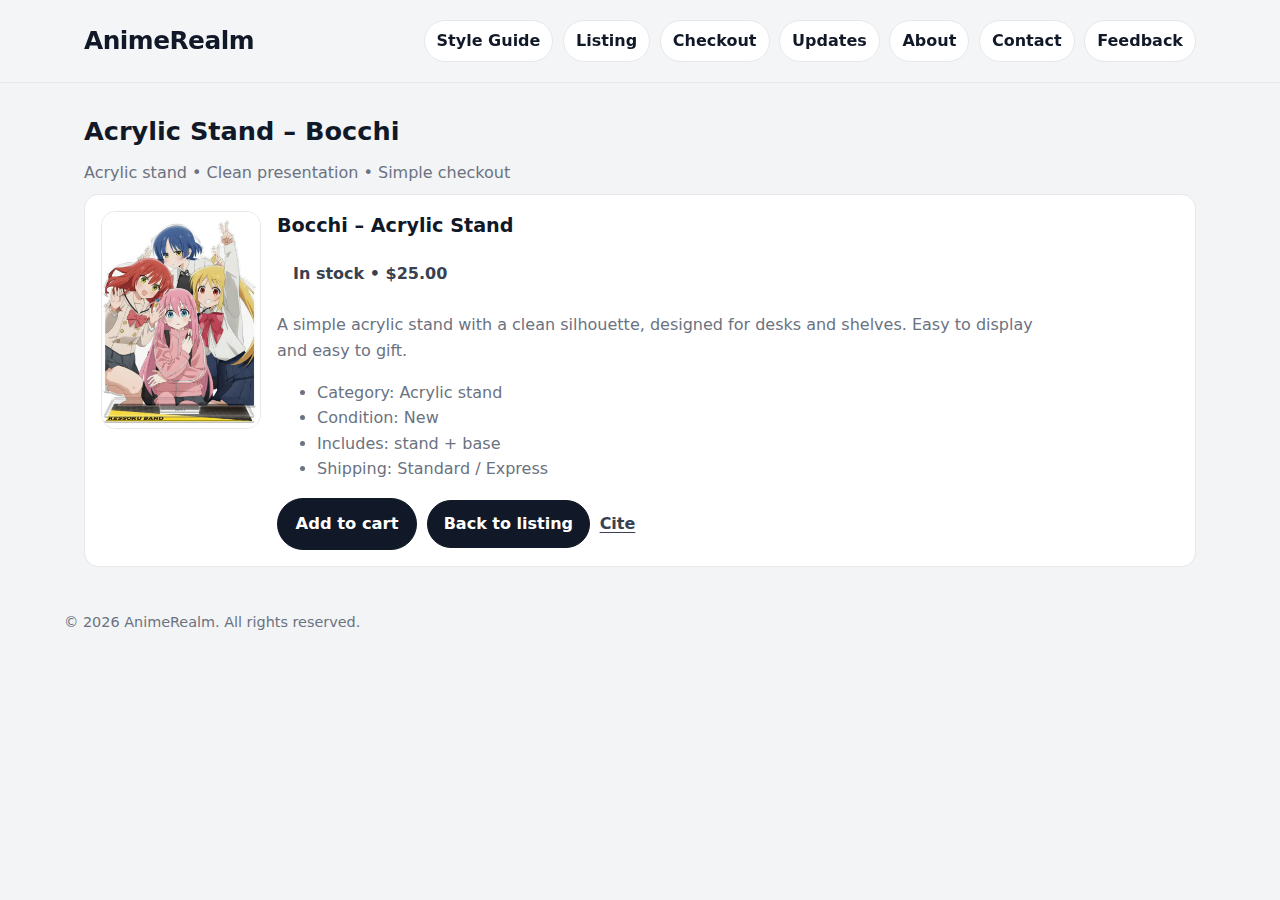
<file: templates/product-bocchi.html>
<!DOCTYPE html>
<html lang="en">
<head>
  <meta charset="utf-8">
  <title>Acrylic Stand – Bocchi | AnimeRealm</title>
  <meta name="viewport" content="width=device-width, initial-scale=1">
  <link href="../css/main.css" rel="stylesheet">
</head>

<body>
  <header class="site-header">
    <div class="wrap header-grid">
      <div>
        <h1 class="brand-title">AnimeRealm</h1>
      </div>

      <nav class="site-nav" aria-label="Site navigation">
        <a class="nav-pill" href="../index.html">Style Guide</a>
        <a class="nav-pill" href="listing.html">Listing</a>
        <a class="nav-pill" href="checkout.html">Checkout</a>
        <a class="nav-pill" href="updates.html">Updates</a>
        <a class="nav-pill" href="about.html">About</a>
        <a class="nav-pill" href="contact.html">Contact</a>
        <a class="nav-pill" href="feedback.html">Feedback</a>
      </nav>
    </div>
  </header>

  <main class="wrap">
    <section class="page-hero">
      <h2>Acrylic Stand – Bocchi</h2>
      <p class="muted">Acrylic stand • Clean presentation • Simple checkout</p>
    </section>

    <section class="card">
      <div class="product-card">
        <a class="product-media" href="../photo/Acrylic stand.png">
          <img src="../photo/Acrylic stand.png" alt="Bocchi acrylic stand product photo">
        </a>

        <div class="product-body">
          <h3 class="product-title">Bocchi – Acrylic Stand</h3>
          <p class="product-meta">In stock • $25.00</p>

          <p class="muted">
            A simple acrylic stand with a clean silhouette, designed for desks and shelves.
            Easy to display and easy to gift.
          </p>

          <ul class="muted">
            <li>Category: Acrylic stand</li>
            <li>Condition: New</li>
            <li>Includes: stand + base</li>
            <li>Shipping: Standard / Express</li>
          </ul>

          <div class="row" style="margin-top:1rem;">
            <a class="btn btn-strong" href="checkout.html">Add to cart</a>
            <a class="btn" href="listing.html">Back to listing</a>
            <a class="link-muted" href="../index.html#citations">Cite</a>
          </div>
        </div>
      </div>
    </section>
  </main>

  <footer class="footer wrap muted tiny">
    © 2026 AnimeRealm. All rights reserved.
  </footer>
</body>
</html>
</file>
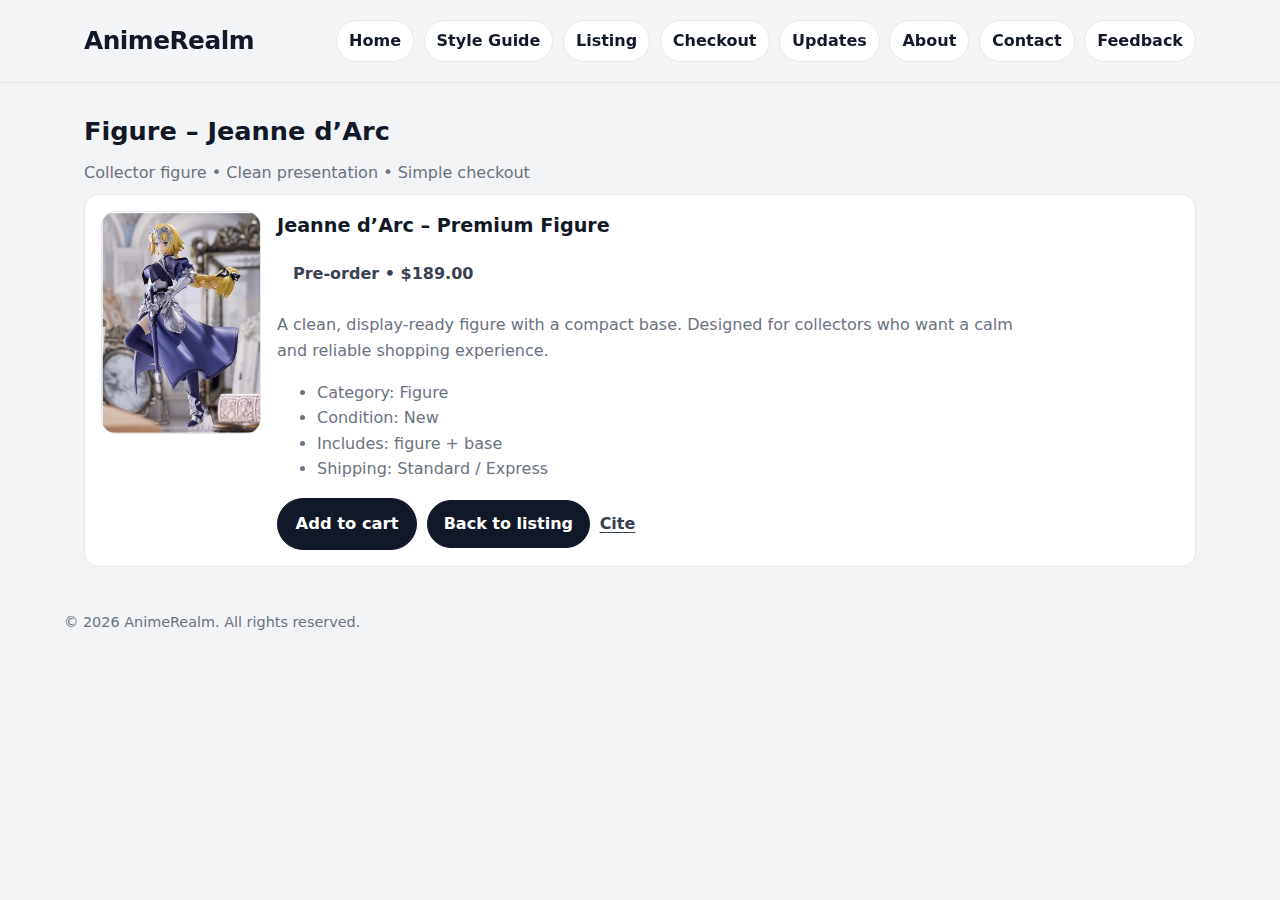
<file: templates/product-jeanne.html>
<!DOCTYPE html>
<html lang="en">
<head>
  <meta charset="utf-8">
  <title>Figure – Jeanne d’Arc | AnimeRealm</title>
  <meta name="viewport" content="width=device-width, initial-scale=1">
  <link href="../css/main.css" rel="stylesheet">
</head>

<body>
  <header class="site-header">
    <div class="wrap header-grid">
      <div>
        <h1 class="brand-title">AnimeRealm</h1>
      </div>

      <nav class="site-nav" aria-label="Site navigation">
        <a class="nav-pill" href="home.html">Home</a>
        <a class="nav-pill" href="../index.html">Style Guide</a>
        <a class="nav-pill" href="listing.html">Listing</a>
        <a class="nav-pill" href="checkout.html">Checkout</a>
        <a class="nav-pill" href="updates.html">Updates</a>
        <a class="nav-pill" href="about.html">About</a>
        <a class="nav-pill" href="contact.html">Contact</a>
        <a class="nav-pill" href="feedback.html">Feedback</a>
      </nav>
    </div>
  </header>

  <main class="wrap">
    <section class="page-hero">
      <h2>Figure – Jeanne d’Arc</h2>
      <p class="muted">Collector figure • Clean presentation • Simple checkout</p>
    </section>

    <section class="card">
      <div class="product-card">
        <a class="product-media" href="../photo/Figure.png">
          <img src="../photo/Figure.png" alt="Jeanne d’Arc figure product photo">
        </a>

        <div class="product-body">
          <h3 class="product-title">Jeanne d’Arc – Premium Figure</h3>
          <p class="product-meta">Pre-order • $189.00</p>

          <p class="muted">
            A clean, display-ready figure with a compact base. Designed for collectors who want
            a calm and reliable shopping experience.
          </p>

          <ul class="muted">
            <li>Category: Figure</li>
            <li>Condition: New</li>
            <li>Includes: figure + base</li>
            <li>Shipping: Standard / Express</li>
          </ul>

          <div class="row" style="margin-top:1rem;">
            <a class="btn btn-strong" href="checkout.html">Add to cart</a>
            <a class="btn" href="listing.html">Back to listing</a>
            <a class="link-muted" href="../index.html#citations">Cite</a>
          </div>
        </div>
      </div>
    </section>
  </main>

  <footer class="footer wrap muted tiny">
    © 2026 AnimeRealm. All rights reserved.
  </footer>
</body>
</html>
</file>
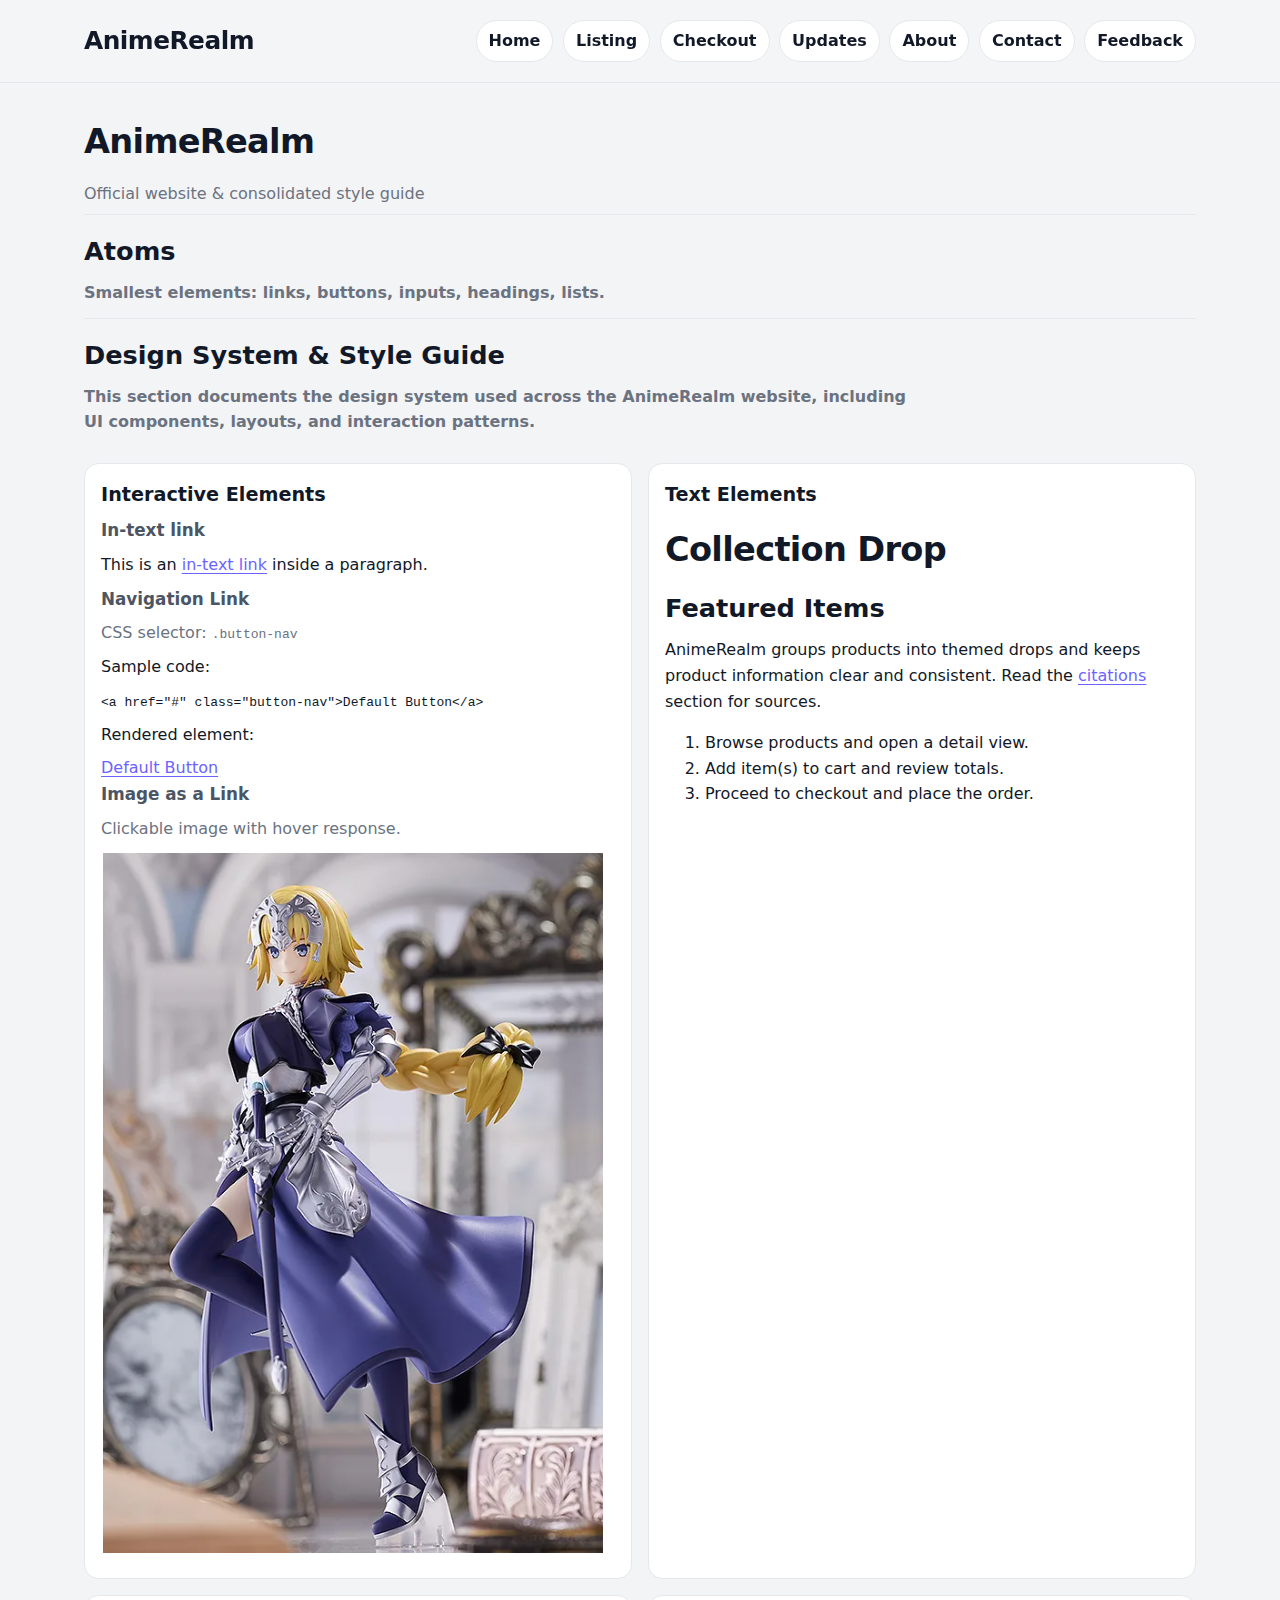
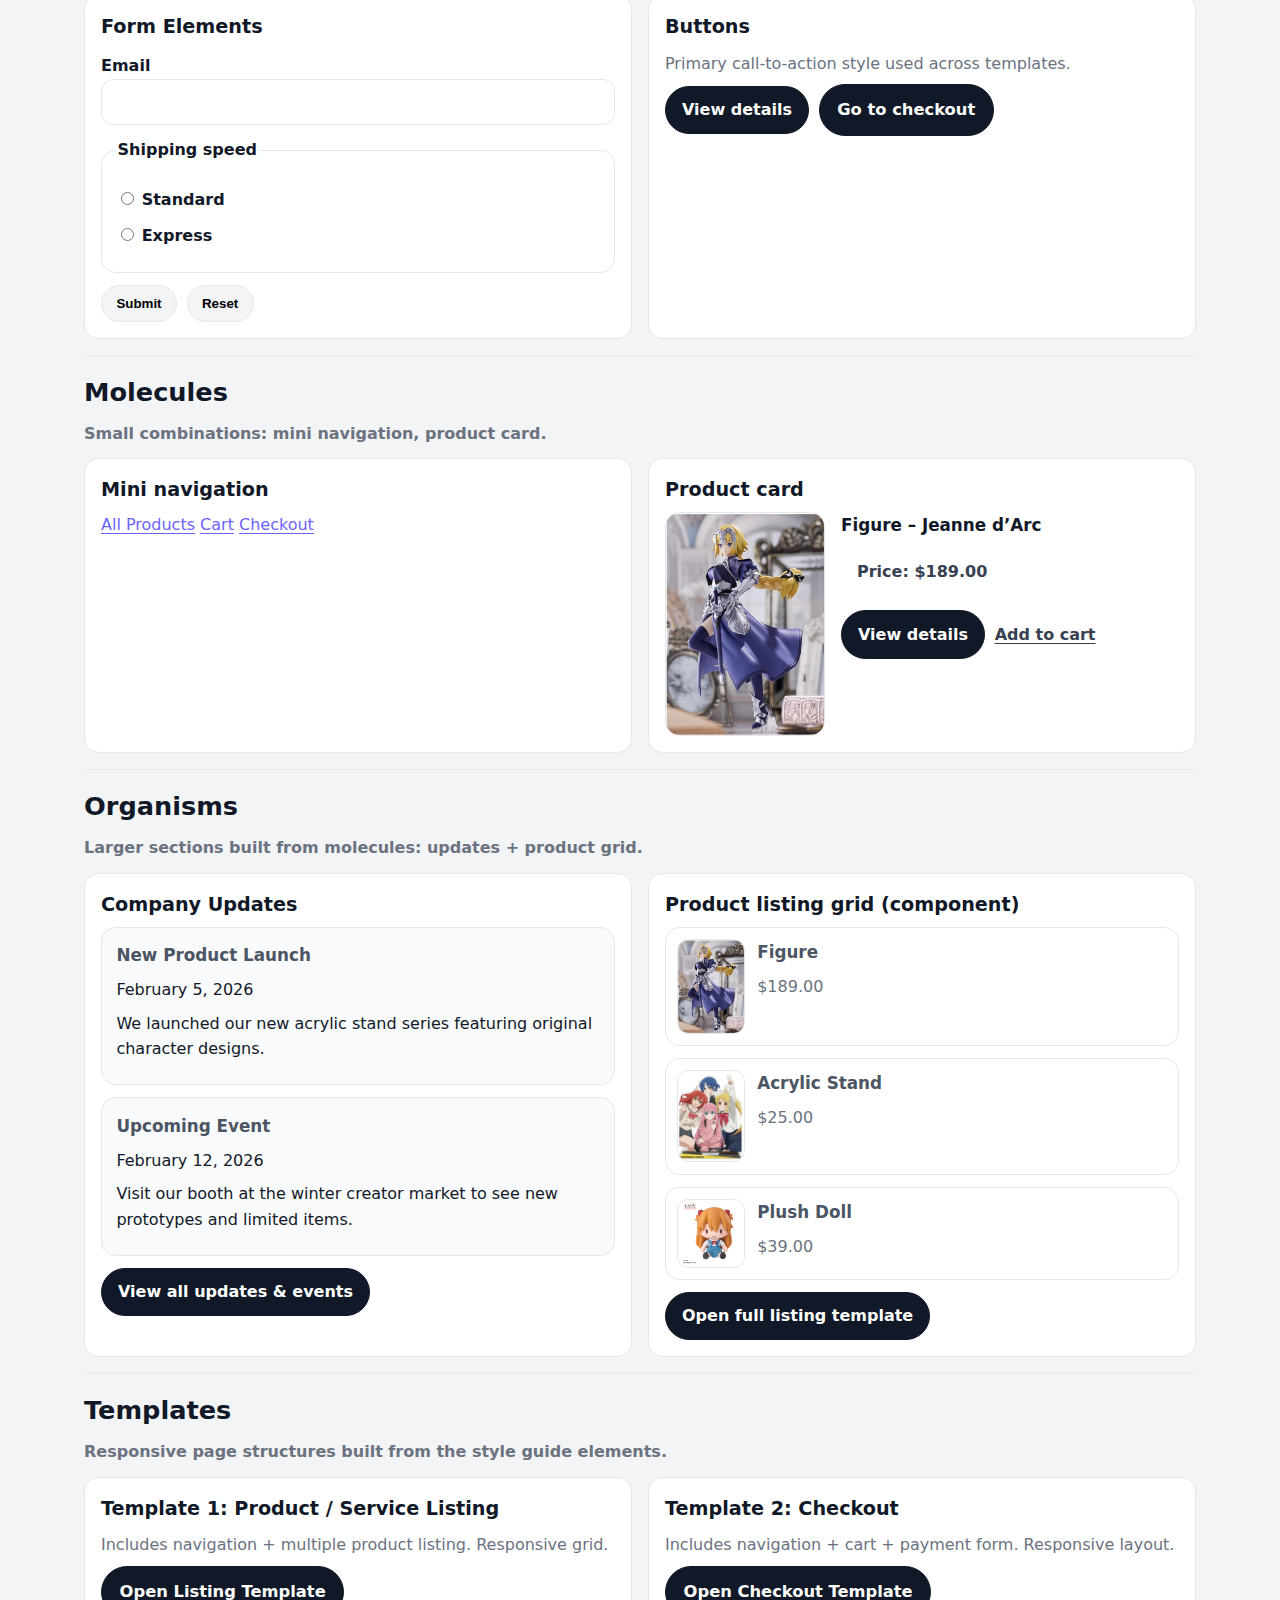
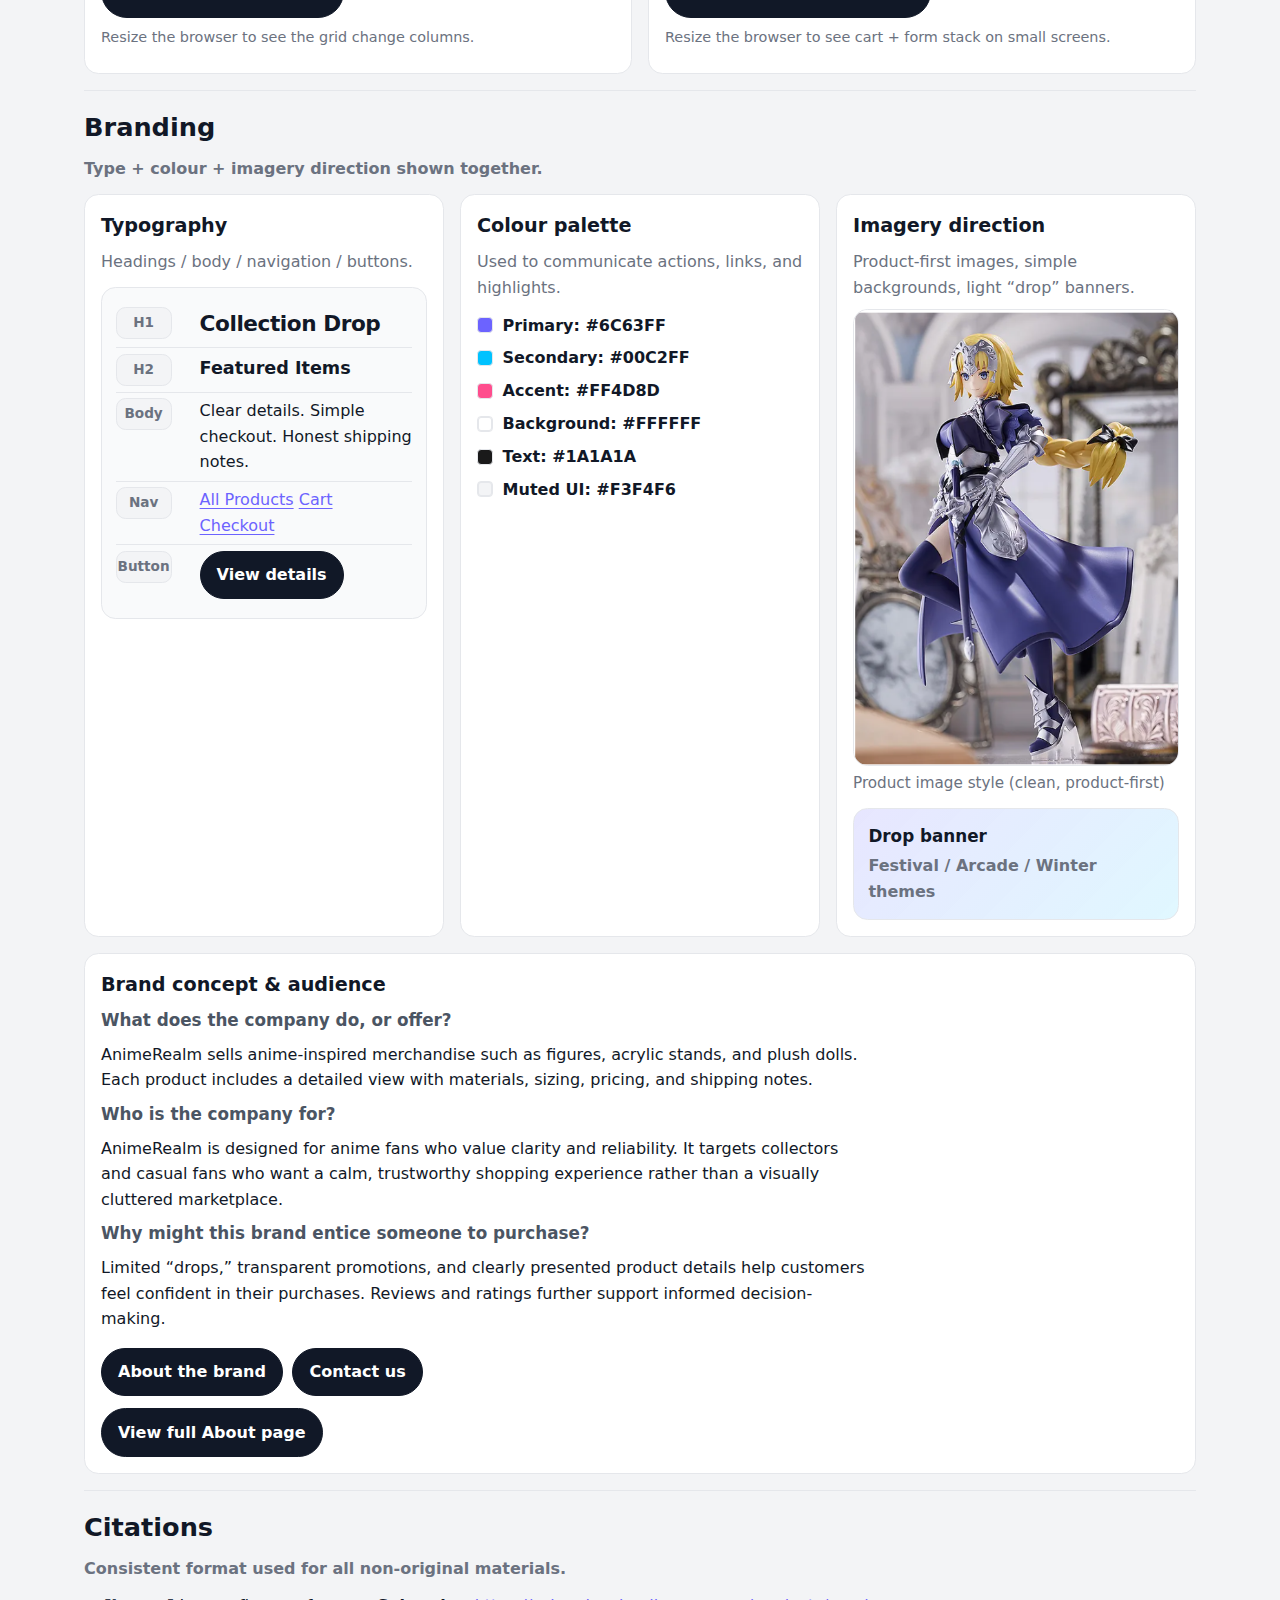
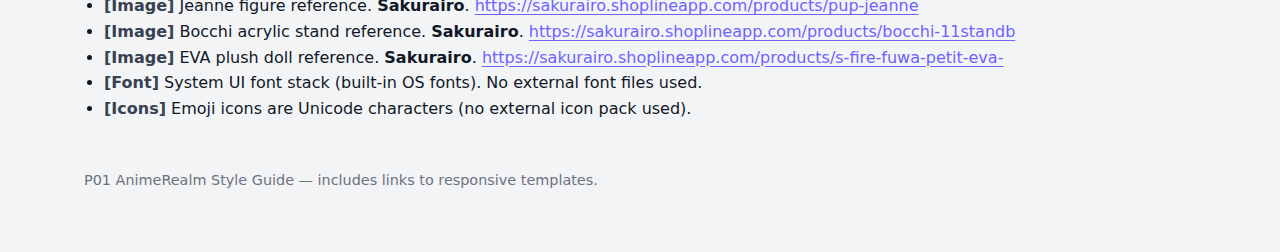
<file: templates/style-guide.html>
<!-- Mulin Zhang
Lingzhi Yang -->

<!DOCTYPE html>
<html lang="en">
<head>
  <meta charset="utf-8">
  <title>AnimeRealm — Official Website & Style Guide</title>
  <meta name="viewport" content="width=device-width, initial-scale=1">
  <link href="../css/main.css" rel="stylesheet">
</head>

<body>
  <!-- Sticky global nav: links all pages together -->
  <header class="site-header">
    <div class="wrap header-grid">
      <div>
        <h1 class="brand-title">AnimeRealm</h1>
      </div>

      <nav class="site-nav" aria-label="Site navigation">
        <a class="nav-pill" href="../index.html">Home</a>
        <a class="nav-pill" href="listing.html">Listing</a>
        <a class="nav-pill" href="checkout.html">Checkout</a>
        <a class="nav-pill" href="updates.html">Updates</a>
        <a class="nav-pill" href="about.html">About</a>
        <a class="nav-pill" href="contact.html">Contact</a>
        <a class="nav-pill" href="feedback.html">Feedback</a>
      </nav>

    </div>
  </header>

  <main class="wrap">

    <!-- Page intro: big to small text, like the provided template -->
    <header class="page-hero">
      <h1>AnimeRealm</h1>
      <p class="muted">Official website & consolidated style guide</p>
    </header>

    <!-- =========================================================
         ATOMS
    ========================================================== -->
    <section class="section-block" id="atoms">
      <div class="section-head">
        <h2>Atoms</h2>
        <p class="section-note">Smallest elements: links, buttons, inputs, headings, lists.</p>
      </div>

      <section class="section-block">
      <div class="section-head">
        <h2>Design System & Style Guide</h2>
        <p class="section-note">
          This section documents the design system used across the AnimeRealm website,
          including UI components, layouts, and interaction patterns.
        </p>
      </div>
      </section>


      <div class="grid-2">
        <!-- Interactive Elements: matches the provided template structure -->
        <section class="card">
          <h3>Interactive Elements</h3>

          <h4>In-text link</h4>
          <p>
            This is an <a href="#citations">in-text link</a> inside a paragraph.
          </p>

          <h4>Navigation Link</h4>
          <p class="muted">CSS selector: <code>.button-nav</code></p>

          <div class="code-block">
            <p class="code-title">Sample code:</p>
            <code>&lt;a href="#" class="button-nav"&gt;Default Button&lt;/a&gt;</code>

            <p class="code-title">Rendered element:</p>
            <a class="button-nav" href="#">Default Button</a>
          </div>

          <h4>Image as a Link</h4>
          <p class="muted">Clickable image with hover response.</p>
          <a class="img-link" href="listing.html">
            <img src="../photo/Figure.png" alt="Linked product image example">
          </a>
        </section>

        <!-- Text atoms -->
        <section class="card">
          <h3>Text Elements</h3>
          <h1 class="demo-h1">Collection Drop</h1>
          <h2 class="demo-h2">Featured Items</h2>
          <p>
            AnimeRealm groups products into themed drops and keeps product information clear and consistent.
            Read the <a href="#citations">citations</a> section for sources.
          </p>
          <ol>
            <li>Browse products and open a detail view.</li>
            <li>Add item(s) to cart and review totals.</li>
            <li>Proceed to checkout and place the order.</li>
          </ol>
        </section>

        <!-- Form atoms -->
        <section class="card">
          <h3>Form Elements</h3>
          <form class="form-stack" action="#" method="post">
            <p>
              <label for="email_atom">Email</label><br>
              <input id="email_atom" name="email_atom" type="email" autocomplete="email">
            </p>

            <fieldset>
              <legend>Shipping speed</legend>
              <p><input id="r1" name="ship" type="radio"> <label for="r1">Standard</label></p>
              <p><input id="r2" name="ship" type="radio"> <label for="r2">Express</label></p>
            </fieldset>

            <div class="row">
              <button type="submit">Submit</button>
              <button type="reset">Reset</button>
            </div>
          </form>
        </section>

        <!-- Button atoms -->
        <section class="card">
          <h3>Buttons</h3>
          <p class="muted">Primary call-to-action style used across templates.</p>
          <div class="row">
            <a class="btn" href="listing.html">View details</a>
            <a class="btn btn-strong" href="checkout.html">Go to checkout</a>
          </div>
        </section>
      </div>
    </section>

    <!-- =========================================================
         MOLECULES
    ========================================================== -->
    <section class="section-block" id="molecules">
      <div class="section-head">
        <h2>Molecules</h2>
        <p class="section-note">Small combinations: mini navigation, product card.</p>
      </div>

      <div class="grid-2">
        <section class="card">
          <h3>Mini navigation</h3>
          <nav class="mini-nav" aria-label="Mini store navigation">
            <a href="listing.html">All Products</a>
            <a href="checkout.html">Cart</a>
            <a href="checkout.html">Checkout</a>
          </nav>
        </section>

        <section class="card">
          <h3>Product card</h3>
          <article class="product-card">
            <a class="product-media" href="product-jeanne.html">
              <img src="../photo/Figure.png" alt="Jeanne d’Arc figure">
            </a>
            <div class="product-body">
              <h4 class="product-title">Figure – Jeanne d’Arc</h4>
              <p class="product-meta">Price: $189.00</p>
              <div class="row">
                <a class="btn" href="product-jeanne.html">View details</a>
                <a class="link-muted" href="checkout.html">Add to cart</a>
              </div>
            </div>
          </article>
        </section>
      </div>
    </section>

    <!-- =========================================================
         ORGANISMS
    ========================================================== -->
    <section class="section-block" id="organisms">
      <div class="section-head">
        <h2>Organisms</h2>
        <p class="section-note">Larger sections built from molecules: updates + product grid.</p>
      </div>

      <div class="grid-2">
      <section class="card">
        <h3>Company Updates</h3>

        <div class="stack">
          <article class="notice">
            <h4>New Product Launch</h4>
            <p class="date">February 5, 2026</p>
            <p>
              We launched our new acrylic stand series featuring original character designs.
            </p>
          </article>

          <article class="notice">
            <h4>Upcoming Event</h4>
            <p class="date">February 12, 2026</p>
            <p>
              Visit our booth at the winter creator market to see new prototypes and limited items.
            </p>
          </article>
        </div>

        <div class="row" style="margin-top:.75rem;">
          <a class="btn" href="updates.html">
            View all updates & events
          </a>
        </div>
      </section>


        <section class="card">
          <h3>Product listing grid (component)</h3>
          <div class="product-grid">
            <article class="mini-product">
              <img src="../photo/Figure.png" alt="Figure product image">
              <div>
                <h4>Figure</h4>
                <p class="muted">$189.00</p>
              </div>
            </article>
            <article class="mini-product">
              <img src="../photo/Acrylic stand.png" alt="Acrylic stand product image">
              <div>
                <h4>Acrylic Stand</h4>
                <p class="muted">$25.00</p>
              </div>
            </article>
            <article class="mini-product">
              <img src="../photo/Clay doll.png" alt="Plush doll product image">
              <div>
                <h4>Plush Doll</h4>
                <p class="muted">$39.00</p>
              </div>
            </article>
          </div>

          <div class="row" style="margin-top:.75rem;">
            <a class="btn" href="listing.html">Open full listing template</a>
          </div>
        </section>
      </div>
    </section>

    <!-- =========================================================
         TEMPLATES
    ========================================================== -->
    <section class="section-block" id="templates">
      <div class="section-head">
        <h2>Templates</h2>
        <p class="section-note">Responsive page structures built from the style guide elements.</p>
      </div>

      <div class="grid-2">
        <section class="card template-card">
          <h3>Template 1: Product / Service Listing</h3>
          <p class="muted">Includes navigation + multiple product listing. Responsive grid.</p>
          <div class="row">
            <a class="btn btn-strong" href="listing.html">Open Listing Template</a>
          </div>
          <p class="tiny muted">Resize the browser to see the grid change columns.</p>
        </section>

        <section class="card template-card">
          <h3>Template 2: Checkout</h3>
          <p class="muted">Includes navigation + cart + payment form. Responsive layout.</p>
          <div class="row">
            <a class="btn btn-strong" href="checkout.html">Open Checkout Template</a>
          </div>
          <p class="tiny muted">Resize the browser to see cart + form stack on small screens.</p>
        </section>
      </div>
    </section>

    <!-- =========================================================
         BRANDING (moved after Templates, per instructor feedback)
    ========================================================== -->
    <section class="section-block" id="branding">
      <div class="section-head">
        <h2>Branding</h2>
        <p class="section-note">Type + colour + imagery direction shown together.</p>
      </div>

      <div class="grid-3">
        <section class="card">
          <h3>Typography</h3>
          <p class="muted">Headings / body / navigation / buttons.</p>

          <div class="type-sample">
            <div class="type-row"><span class="tag">H1</span><span class="sample-h1">Collection Drop</span></div>
            <div class="type-row"><span class="tag">H2</span><span class="sample-h2">Featured Items</span></div>
            <div class="type-row"><span class="tag">Body</span><span>Clear details. Simple checkout. Honest shipping notes.</span></div>
            <div class="type-row"><span class="tag">Nav</span>
              <span class="mini-nav">
                <a href="listing.html">All Products</a>
                <a href="checkout.html">Cart</a>
                <a href="checkout.html">Checkout</a>
              </span>
            </div>
            <div class="type-row"><span class="tag">Button</span><span><a class="btn" href="listing.html">View details</a></span></div>
          </div>
        </section>

        <section class="card">
          <h3>Colour palette</h3>
          <p class="muted">Used to communicate actions, links, and highlights.</p>

          <ul class="swatch-list">
            <li><span class="swatch sw-primary"></span> Primary: #6C63FF</li>
            <li><span class="swatch sw-secondary"></span> Secondary: #00C2FF</li>
            <li><span class="swatch sw-accent"></span> Accent: #FF4D8D</li>
            <li><span class="swatch sw-bg"></span> Background: #FFFFFF</li>
            <li><span class="swatch sw-text"></span> Text: #1A1A1A</li>
            <li><span class="swatch sw-muted"></span> Muted UI: #F3F4F6</li>
          </ul>
        </section>

        <section class="card">
          <h3>Imagery direction</h3>
          <p class="muted">Product-first images, simple backgrounds, light “drop” banners.</p>

          <figure class="figure">
            <img src="../photo/Figure.png" alt="Sample product photo (figure)">
            <figcaption>Product image style (clean, product-first)</figcaption>
          </figure>

          <div class="banner">
            <div class="banner-title">Drop banner</div>
            <div class="banner-sub">Festival / Arcade / Winter themes</div>
          </div>
        </section>
      </div>

      <!-- Brand concept card -->
      <section class="card brand-concept">
        <h3>Brand concept & audience</h3>

        <h4>What does the company do, or offer?</h4>
        <p>
          AnimeRealm sells anime-inspired merchandise such as figures, acrylic stands,
          and plush dolls. Each product includes a detailed view with materials, sizing,
          pricing, and shipping notes.
        </p>

        <h4>Who is the company for?</h4>
        <p>
          AnimeRealm is designed for anime fans who value clarity and reliability.
          It targets collectors and casual fans who want a calm, trustworthy shopping
          experience rather than a visually cluttered marketplace.
        </p>

        <h4>Why might this brand entice someone to purchase?</h4>
        <p>
          Limited “drops,” transparent promotions, and clearly presented product details
          help customers feel confident in their purchases. Reviews and ratings further
          support informed decision-making.
        </p>

        <div class="row" style="margin-top:1rem;">
        <a class="btn" href="about.html">About the brand</a>
        <a class="btn" href="contact.html">Contact us</a>
        </div>


        <div class="row" style="margin-top:0.75rem;">
         <a class="btn" href="about.html">
              View full About page
         </a>
        </div>

      </section>
    </section>

    <!-- =========================================================
         CITATIONS
    ========================================================== -->
    <section class="section-block" id="citations">
      <div class="section-head">
        <h2>Citations</h2>
        <p class="section-note">Consistent format used for all non-original materials.</p>
      </div>

      <ul class="citation-list">
        <li>
          <span class="cite-label">[Image]</span>
          Jeanne figure reference. <span class="cite-site">Sakurairo</span>.
          <a href="https://sakurairo.shoplineapp.com/products/pup-jeanne">https://sakurairo.shoplineapp.com/products/pup-jeanne</a>
        </li>
        <li>
          <span class="cite-label">[Image]</span>
          Bocchi acrylic stand reference. <span class="cite-site">Sakurairo</span>.
          <a href="https://sakurairo.shoplineapp.com/products/bocchi-11standb">https://sakurairo.shoplineapp.com/products/bocchi-11standb</a>
        </li>
        <li>
          <span class="cite-label">[Image]</span>
          EVA plush doll reference. <span class="cite-site">Sakurairo</span>.
          <a href="https://sakurairo.shoplineapp.com/products/s-fire-fuwa-petit-eva-">https://sakurairo.shoplineapp.com/products/s-fire-fuwa-petit-eva-</a>
        </li>
        <li>
          <span class="cite-label">[Font]</span>
          System UI font stack (built-in OS fonts). No external font files used.
        </li>
        <li>
          <span class="cite-label">[Icons]</span>
          Emoji icons are Unicode characters (no external icon pack used).
        </li>
      </ul>
    </section>

    <footer class="footer">
      <p class="tiny muted">P01 AnimeRealm Style Guide — includes links to responsive templates.</p>
    </footer>
  </main>
</body>
</html>
</file>
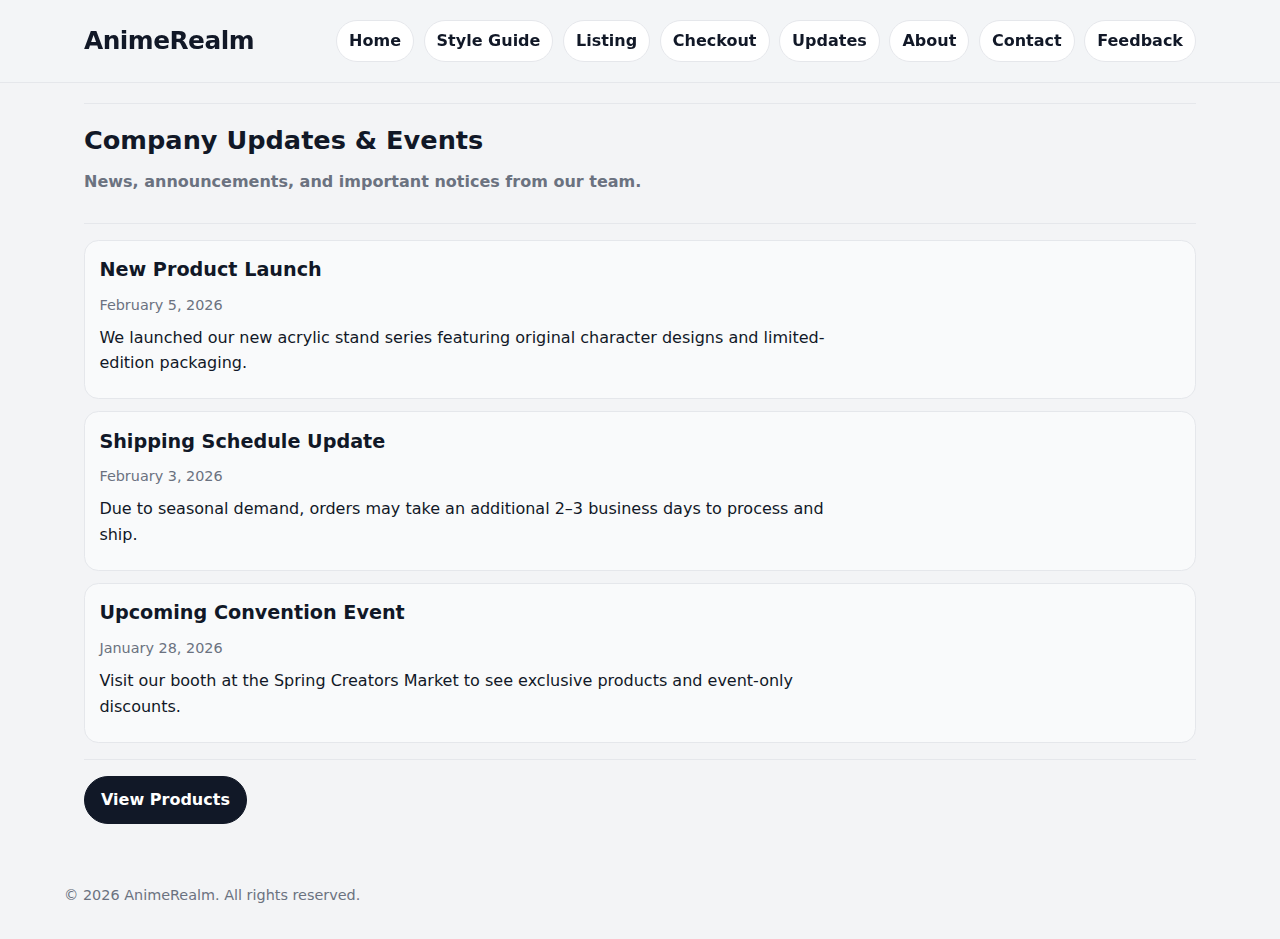
<file: templates/updates.html>
<!DOCTYPE html>
<html lang="en">
<head>
  <meta charset="UTF-8">
  <meta name="viewport" content="width=device-width, initial-scale=1.0">
  <title>Company Updates</title>
  <link rel="stylesheet" href="../css/main.css">
</head>

<body>

  <!-- Site Header (same structure as index) -->
  <header class="site-header">
    <div class="wrap header-grid">
      <div>
        <h1 class="brand-title">AnimeRealm</h1>
      </div>
      <nav class="site-nav" aria-label="Site navigation">
        <a class="nav-pill" href="home.html">Home</a>
        <a class="nav-pill" href="../index.html">Style Guide</a>
        <a class="nav-pill" href="listing.html">Listing</a>
        <a class="nav-pill" href="checkout.html">Checkout</a>
        <a class="nav-pill" href="updates.html">Updates</a>
        <a class="nav-pill" href="about.html">About</a>
        <a class="nav-pill" href="contact.html">Contact</a>
        <a class="nav-pill" href="feedback.html">Feedback</a>
      </nav>
    </div>
  </header>

  <main class="wrap">

    <!-- Page intro -->
    <section class="section-block">
      <div class="section-head">
        <h2>Company Updates & Events</h2>
        <p class="section-note">
          News, announcements, and important notices from our team.
        </p>
      </div>
    </section>

    <!-- Updates list -->
    <section class="section-block">
      <div class="stack">

        <article class="notice">
          <h3>New Product Launch</h3>
          <p class="muted tiny">February 5, 2026</p>
          <p>
            We launched our new acrylic stand series featuring original
            character designs and limited-edition packaging.
          </p>
        </article>

        <article class="notice">
          <h3>Shipping Schedule Update</h3>
          <p class="muted tiny">February 3, 2026</p>
          <p>
            Due to seasonal demand, orders may take an additional
            2–3 business days to process and ship.
          </p>
        </article>

        <article class="notice">
          <h3>Upcoming Convention Event</h3>
          <p class="muted tiny">January 28, 2026</p>
          <p>
            Visit our booth at the Spring Creators Market to see
            exclusive products and event-only discounts.
          </p>
        </article>

      </div>
    </section>

    <!-- Back to products -->
    <section class="section-block">
      <a class="btn" href="listing.html">View Products</a>
    </section>

  </main>

  <footer class="footer wrap muted tiny">
    © 2026 AnimeRealm. All rights reserved.
  </footer>

</body>

</html>
</file>
<file: css/main.css>
* { box-sizing: border-box; }

:root{
  --bg: #f3f4f6;
  --text: #111827;
  --muted: #6b7280;
  --card: #ffffff;
  --border: #e5e7eb;

  --primary: #6C63FF;
  --secondary: #00C2FF;
  --accent: #FF4D8D;
}

body {
  margin: 0;
  font-family: system-ui, -apple-system, "Segoe UI", Roboto, Arial, sans-serif;
  background: var(--bg);
  color: var(--text);
  line-height: 1.6;
}

.wrap{
  max-width: 72rem;
  margin: 0 auto;
  padding: 1.25rem;
}

/* ------------------------------------------------------------
   ALWAYS-VISIBLE SITE NAV (proves pages are linked)
------------------------------------------------------------ */

.site-header{
  position: sticky;
  top: 0;
  z-index: 10;
  background: rgba(243, 244, 246, 0.92);
  backdrop-filter: blur(8px);
  border-bottom: 1px solid var(--border);
}

.header-grid{
  display: flex;
  gap: 1rem;
  align-items: center;
  justify-content: space-between;
}

.brand-title{
  margin: 0;
  font-size: 1.55rem;
  letter-spacing: -0.02em;
}

.brand-subtitle{
  margin: 0.15rem 0 0;
  color: var(--muted);
  font-weight: 700;
  font-size: 0.95rem;
}

.site-nav{
  display: flex;
  gap: 0.6rem;
  flex-wrap: wrap;
  justify-content: flex-end;
}

.nav-pill{
  display: inline-block;
  padding: 0.45rem 0.75rem;
  border-radius: 999rem;
  border: 1px solid var(--border);
  background: #fff;
  text-decoration: none;
  color: var(--text);
  font-weight: 900;
}

.nav-pill:hover{
  border-color: rgba(255, 77, 141, 0.35);
  color: var(--accent);
}

/* ------------------------------------------------------------
   TYPE
------------------------------------------------------------ */

h1 { font-size: 2.1rem; margin: 0.75rem 0; letter-spacing: -0.02em; }
h2 { font-size: 1.6rem; margin: 0 0 0.5rem; }
h3 { font-size: 1.2rem; margin: 0 0 0.4rem; }
h4 { font-size: 1.05rem; margin: 0 0 0.3rem; color: #4b5563; }

p { margin: 0.5rem 0; max-width: 75ch; }

a{
  color: var(--primary);
  text-decoration: underline;
  text-underline-offset: 3px;
}

a:hover{
  color: var(--accent);
  text-decoration: none;
}

.muted{ color: var(--muted); }
.tiny{ font-size: 0.9rem; }

.row{
  display: flex;
  gap: 0.6rem;
  align-items: center;
  flex-wrap: wrap;
}

/* ------------------------------------------------------------
   CARDS / SECTIONS (clear structure)
------------------------------------------------------------ */

.section-block{
  padding: 1rem 0;
  border-top: 1px solid var(--border);
}

.section-head{
  margin-bottom: 0.75rem;
}

.section-note{
  margin: 0.15rem 0 0;
  color: var(--muted);
  font-weight: 700;
}

.card{
  background: var(--card);
  border: 1px solid var(--border);
  border-radius: 0.9rem;
  padding: 1rem;
}

.stack{
  display: grid;
  gap: 0.75rem;
}

.notice{
  background: #f9fafb;
  border: 1px solid var(--border);
  border-radius: 0.9rem;
  padding: 0.9rem;
}

/* ------------------------------------------------------------
   BUTTONS / INTERACTION (visible cues + response)
------------------------------------------------------------ */

.btn{
  display: inline-block;
  padding: 0.65rem 1rem;
  border-radius: 999rem;
  background: #111827;
  color: #fff;
  text-decoration: none;
  font-weight: 900;
  border: 1px solid #111827;
}

.btn:hover{
  background: rgba(255, 77, 141, 0.18);
  color: var(--accent);
  border-color: rgba(255, 77, 141, 0.18);
}

.btn-strong{
  padding: 0.75rem 1.1rem;
  font-size: 1.02rem;
}

button{
  padding: 0.6rem 0.9rem;
  border-radius: 999rem;
  border: 1px solid var(--border);
  background: var(--bg);
  font-weight: 900;
  cursor: pointer;
}

button:hover{
  background: rgba(255, 77, 141, 0.18);
  color: var(--accent);
  border-color: rgba(255, 77, 141, 0.18);
}

a:focus-visible,
button:focus-visible,
input:focus-visible,
textarea:focus-visible{
  outline: 3px solid rgba(108, 99, 255, 0.45);
  outline-offset: 2px;
}

.link-muted{
  color: #374151;
  font-weight: 900;
}

/* ------------------------------------------------------------
   FORMS
------------------------------------------------------------ */

fieldset{
  border: 1px solid var(--border);
  border-radius: 0.9rem;
  padding: 0.85rem;
  margin: 0.75rem 0;
}

label, legend{ font-weight: 900; }

input[type="text"],
input[type="email"],
textarea{
  width: 100%;
  max-width: 35rem;
  padding: 0.6rem 0.75rem;
  border-radius: 0.75rem;
  border: 1px solid var(--border);
  background: #ffffff;
  font: inherit;
}

input:hover, textarea:hover{
  border-color: rgba(255, 77, 141, 0.35);
}

.form-stack p{ margin: 0.65rem 0; }

/* ------------------------------------------------------------
   BRAND COMPONENTS (visually obvious)
------------------------------------------------------------ */

.grid-2{
  display: grid;
  gap: 1rem;
  grid-template-columns: repeat(2, minmax(0, 1fr));
}

/* Default desktop: 3 columns */
.grid-3{
  display: grid;
  gap: 1rem;
  grid-template-columns: repeat(3, minmax(0, 1fr));
}

.callout{
  background: #fff;
  border: 1px solid var(--border);
  border-radius: 0.9rem;
  padding: 1rem;
  margin-top: 0.5rem;
}

.callout-title{ margin: 0; }
.callout-list{ margin: 0.5rem 0 0; }

.type-sample{
  margin-top: 0.75rem;
  border: 1px solid var(--border);
  border-radius: 0.9rem;
  padding: 0.85rem;
  background: #f9fafb;
}

.type-row{
  display: grid;
  grid-template-columns: 4.5rem 1fr;
  gap: 0.75rem;
  padding: 0.35rem 0;
  border-bottom: 1px solid var(--border);
}

.type-row:last-child{ border-bottom: none; }

/*tags are rectangular + same size */
.tag{
  display: inline-flex;
  align-items: center;
  justify-content: center;

  width: 3.5rem;
  height: 2rem;
  padding: 0;

  border-radius: 0.6rem;
  border: 1px solid var(--border);
  background: var(--bg);
  color: var(--muted);

  font-weight: 900;
  font-size: 0.85rem;
}

.sample-h1{ font-size: 1.35rem; font-weight: 900; letter-spacing: -0.02em; }
.sample-h2{ font-size: 1.1rem; font-weight: 900; }

.swatch-list{
  list-style: none;
  padding-left: 0;
  margin: 0.75rem 0 0;
}

.swatch-list li{
  display: flex;
  align-items: center;
  gap: 0.6rem;
  margin: 0.45rem 0;
  font-weight: 900;
}

.swatch{
  width: 1rem;
  height: 1rem;
  border-radius: 0.25rem;
  border: 1px solid var(--border);
  background: #fff;
}

.sw-primary{ background: var(--primary); }
.sw-secondary{ background: var(--secondary); }
.sw-accent{ background: var(--accent); }
.sw-bg{ background: #fff; box-shadow: inset 0 0 0 1px var(--border); }
.sw-text{ background: #1A1A1A; }
.sw-muted{ background: var(--bg); box-shadow: inset 0 0 0 1px var(--border); }

.figure{ margin: 0; }
.figure img{
  width: 100%;
  display: block;
  border-radius: 0.9rem;
  border: 1px solid var(--border);
  background: #fff;
}

.figure figcaption{
  margin-top: 0.35rem;
  color: var(--muted);
  font-size: 0.95rem;
}

.banner{
  margin-top: 0.75rem;
  border-radius: 0.9rem;
  border: 1px solid var(--border);
  padding: 0.9rem;
  background: linear-gradient(135deg, rgba(108, 99, 255, 0.16), rgba(0, 194, 255, 0.12));
}

.banner-title{ font-weight: 900; font-size: 1.05rem; }
.banner-sub{ color: var(--muted); margin-top: 0.2rem; font-weight: 800; }

/*add clear spacing between branding 3-cards and brand-concept card */
.brand-concept{
  margin-top: 1rem;
}

/* ------------------------------------------------------------
   MOLECULES / ORGANISMS
------------------------------------------------------------ */

.product-card{
  display: grid;
  grid-template-columns: 10rem 1fr;
  gap: 1rem;
  align-items: start;
}

.product-media img{
  width: 100%;
  display: block;
  border-radius: 0.9rem;
  border: 1px solid var(--border);
  transition: transform 0.2s ease, box-shadow 0.2s ease;
}

.product-media img:hover{
  transform: translateY(-0.15rem);
  box-shadow: 0 1.25rem 2.5rem rgba(0,0,0,0.22);
}

.product-title{ margin: 0; color: var(--text); }
.product-meta{ margin: 0.25rem 0 0.6rem; font-weight: 900; color: #374151; }

.product-grid{
  display: grid;
  gap: 0.75rem;
}

.mini-product{
  display: grid;
  grid-template-columns: 4.25rem 1fr;
  gap: 0.75rem;
  padding: 0.7rem;
  border: 1px solid var(--border);
  border-radius: 0.9rem;
  background: #fff;
}

.mini-product img{
  width: 100%;
  border-radius: 0.7rem;
  border: 1px solid var(--border);
}

/* ------------------------------------------------------------
   TEMPLATES: LISTING PAGE RESPONSIVE LAYOUT
------------------------------------------------------------ */

.page-hero{
  margin-top: 0.5rem;
}

/*use grid-areas instead of order  */
.layout-split{
  display: grid;
  grid-template-columns: 18rem 1fr;
  gap: 1rem;
  align-items: start;

  grid-template-areas: "filters main";
}

/* The left filters panel */
.filters{
  grid-area: filters;
}

/* The right main content area */
.listing-main{
  grid-area: main;
}

.products-grid{
  display: grid;
  gap: 1rem;
  grid-template-columns: repeat(3, minmax(0, 1fr));
}

.shop-card{
  border: 1px solid var(--border);
  border-radius: 0.9rem;
  background: #fff;
  overflow: hidden;
  display: grid;
  grid-template-rows: auto 1fr;
}

.shop-media img{
  width: 100%;
  display: block;
}

.shop-body{
  padding: 0.9rem;
}

.shop-title{
  margin: 0 0 0.25rem;
}

/* ------------------------------------------------------------
   TEMPLATES: CHECKOUT RESPONSIVE LAYOUT
------------------------------------------------------------ */

.checkout-layout{
  display: grid;
  grid-template-columns: 1fr 1fr;
  gap: 1rem;
  align-items: start;
}

.table{
  width: 100%;
  border-collapse: collapse;
  border: 1px solid var(--border);
  border-radius: 0.9rem;
  overflow: hidden;
  background: #fff;
}

.table caption{
  text-align: left;
  font-weight: 900;
  padding: 0.75rem;
  background: var(--bg);
  border-bottom: 1px solid var(--border);
}

.table th, .table td{
  padding: 0.75rem;
  border-bottom: 1px solid var(--border);
  text-align: left;
}

.table thead th{ background: var(--bg); }

/* ------------------------------------------------------------
   CITATIONS
------------------------------------------------------------ */

.citation-list{
  margin: 0;
  padding-left: 1.25rem;
}

.cite-label{
  font-weight: 900;
  color: #374151;
}

.cite-site{
  font-weight: 900;
}

/* ------------------------------------------------------------
   RESPONSIVE BREAKPOINTS (visible changes)
------------------------------------------------------------ */

/* medium screens */
@media (max-width: 64rem){
  .grid-3{ grid-template-columns: repeat(2, minmax(0, 1fr)); }
  .products-grid{ grid-template-columns: repeat(2, minmax(0, 1fr)); }
  .layout-split{
    grid-template-columns: 1fr;
    grid-template-areas:
      "main"
      "filters";
  }
}

/* small screens */
@media (max-width: 42rem){
  .grid-2{ grid-template-columns: 1fr; }

  /* Branding: 2 -> 1 */
  .grid-3{ grid-template-columns: 1fr; }

  .products-grid{ grid-template-columns: 1fr; }
  .checkout-layout{ grid-template-columns: 1fr; }
  .product-card{ grid-template-columns: 1fr; }
}

/* Footer */
.footer{
  padding: 1.5rem 0 2rem;
}

/* --- Legacy Home Page styles (banners + new arrivals row) --- */
.home-banners { width: 100%; }
.home-banner { margin: 0; }
.home-banner img {
  display: block;
  width: 100%;
  height: auto;
}

/* Home product row */
.product-row {
  display: grid;
  grid-template-columns: 1fr;
  gap: 1rem;
}

@media (min-width: 56.25rem) {
  .product-row { grid-template-columns: 1fr 1fr 1fr; }
}

/* Product teaser cards */
.product-teaser {
  display: block;
  text-decoration: none;
  color: inherit;
  background: #fff;
  border: 0.0625rem solid #e5e7eb;
  border-radius: 0.875rem;
  overflow: hidden;
  transition: box-shadow 0.2s ease, transform 0.2s ease;
}

.product-teaser:hover {
  box-shadow: 0 0.75rem 1.5rem rgba(0, 0, 0, 0.12);
  transform: translateY(-0.25rem);
}

.product-teaser img {
  display: block;
  width: 100%;
  height: 13.75rem;
  object-fit: cover;
  background: #fff;
}

.product-meta { padding: 1rem; }
.product-meta h3 { margin: 0 0 0.25rem 0; }
.product-meta p { margin: 0; color: #4b5563; }
</file>
